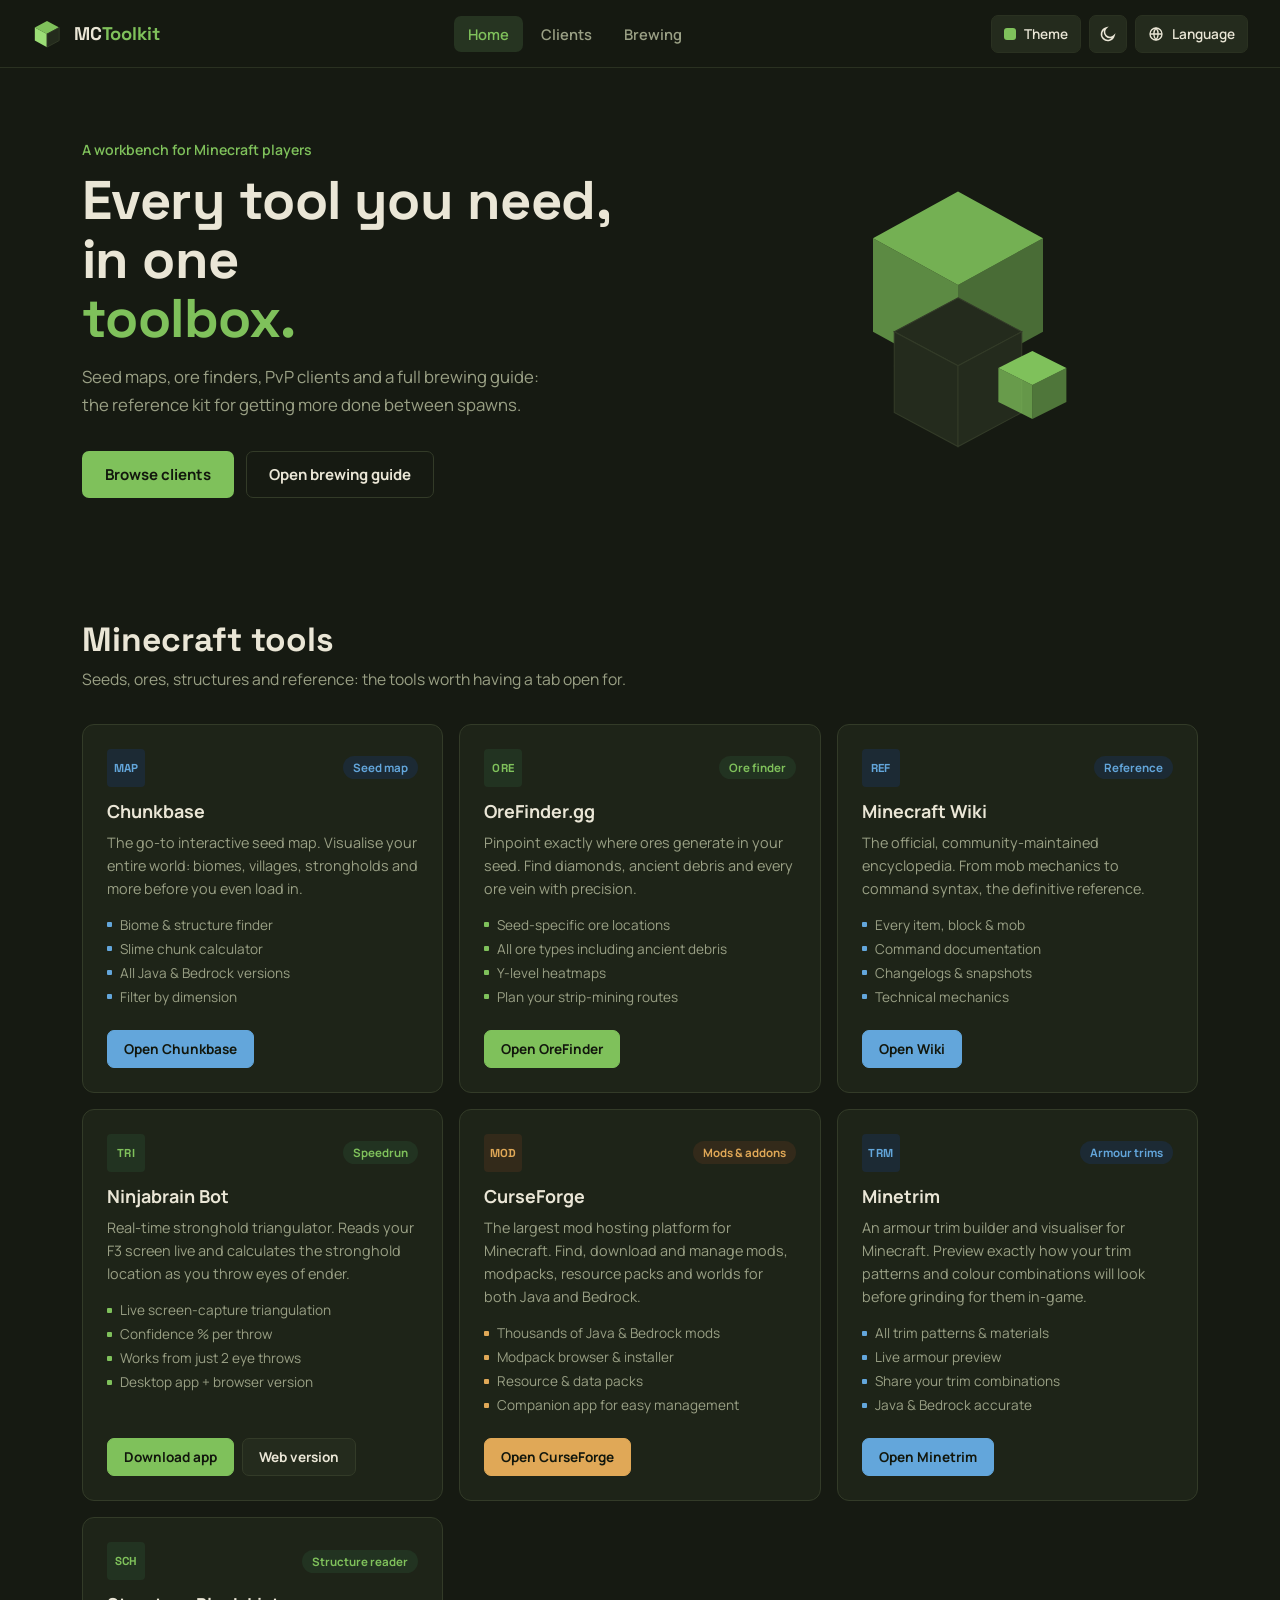
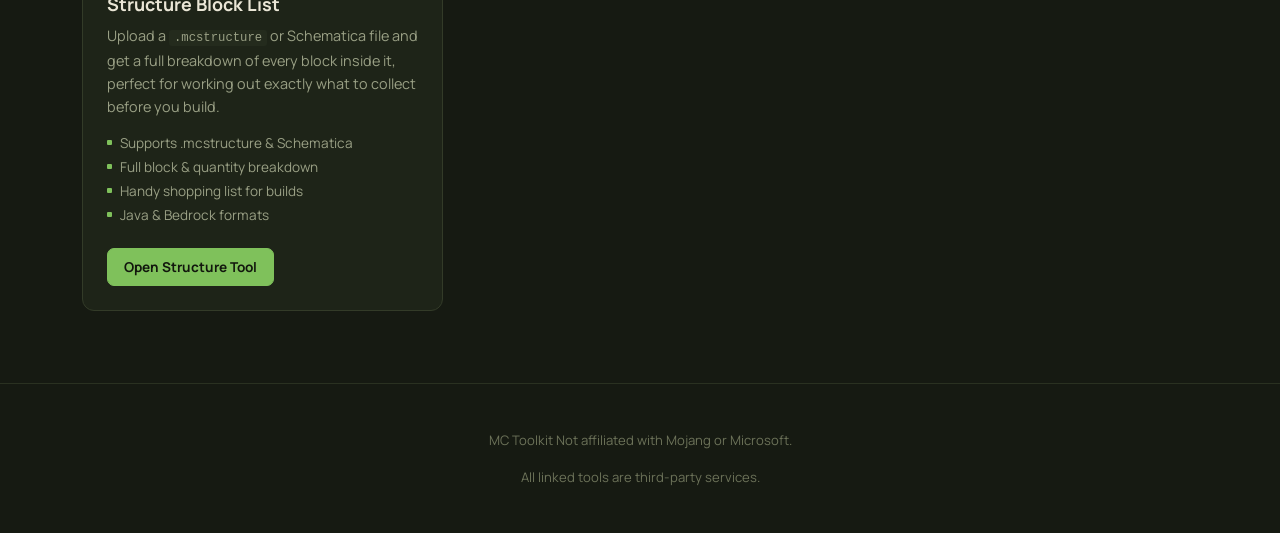
<file: index.html>
<!DOCTYPE html>
<html lang="en" data-theme="overworld" data-mode="dark" data-lang="en">
<head>
<meta charset="UTF-8">
<meta name="viewport" content="width=device-width, initial-scale=1.0">
<title>MC Toolkit</title>
<meta name="description" content="A curated toolbox for Minecraft players: seed maps, ore finders, PvP clients and a full interactive brewing guide.">
<link rel="stylesheet" href="assets/css/style.css">
<script>
  // Apply any saved theme/mode/language before first paint, so the page
  // never flashes the default palette and then swaps.
  (function () {
    try {
      var theme = localStorage.getItem('mctoolkit-theme');
      var mode = localStorage.getItem('mctoolkit-mode');
      var lang = localStorage.getItem('mctoolkit-lang');
      if (theme) document.documentElement.setAttribute('data-theme', theme);
      if (mode) document.documentElement.setAttribute('data-mode', mode);
      if (lang) document.documentElement.setAttribute('data-lang', lang);
    } catch (e) { /* storage unavailable, defaults stand */ }
  })();
</script>
</head>
<body>

<nav>
  <button class="nav-brand" onclick="showPage('home')">
    <svg class="brand-mark" viewBox="0 0 32 32" aria-hidden="true">
      <polygon class="c1" points="16,2 29,9 16,16 3,9" />
      <polygon class="c2" points="3,9 16,16 16,30 3,23" />
      <polygon class="c3" points="29,9 16,16 16,30 29,23" />
    </svg>
    <span class="brand-word">MC<b>Toolkit</b></span>
  </button>

  <ul class="nav-links">
    <li><button onclick="showPage('home')" id="nav-home" class="active" data-i18n="nav.home">Home</button></li>
    <li><button onclick="showPage('clients')" id="nav-clients" data-i18n="nav.clients">Clients</button></li>
    <li><button onclick="showPage('brewing')" id="nav-brewing" data-i18n="nav.brewing">Brewing</button></li>
  </ul>

  <div class="nav-right">
    <div class="control-group">
      <button class="swatch-btn" id="theme-trigger" aria-haspopup="menu">
        <span class="swatch-dot"></span><span class="swatch-label" data-i18n="controls.theme">Theme</span>
      </button>
      <div class="popover" id="theme-popover" role="menu" aria-label="Theme">
        <div id="theme-list"></div>
      </div>
    </div>

    <button class="icon-btn" id="mode-toggle" data-i18n-aria="controls.mode" aria-label="Toggle light/dark mode">
      <svg class="sun" viewBox="0 0 24 24" fill="none" stroke="currentColor" stroke-width="2"><circle cx="12" cy="12" r="4"/><path d="M12 2v2M12 20v2M4.9 4.9l1.4 1.4M17.7 17.7l1.4 1.4M2 12h2M20 12h2M4.9 19.1l1.4-1.4M17.7 6.3l1.4-1.4"/></svg>
      <svg class="moon" viewBox="0 0 24 24" fill="none" stroke="currentColor" stroke-width="2"><path d="M20 14.5A8.5 8.5 0 1 1 9.5 4a7 7 0 0 0 10.5 10.5Z"/></svg>
    </button>

    <div class="control-group">
      <button class="swatch-btn" id="lang-trigger" aria-haspopup="menu">
        <svg class="globe-icon" viewBox="0 0 24 24" fill="none" stroke="currentColor" stroke-width="2"><circle cx="12" cy="12" r="9"/><path d="M3 12h18M12 3a14 14 0 0 1 0 18M12 3a14 14 0 0 0 0 18"/></svg>
        <span class="lang-label" data-i18n="controls.language">Language</span>
      </button>
      <div class="popover" id="lang-popover" role="menu" aria-label="Language">
        <div id="lang-list"></div>
      </div>
    </div>

    <button class="nav-burger" onclick="toggleMobileNav()" aria-label="Toggle menu">
      <svg viewBox="0 0 24 24" fill="none" stroke="currentColor" stroke-width="2"><path d="M3 6h18M3 12h18M3 18h18"/></svg>
    </button>
  </div>
</nav>

<!-- ═══════════════ HOME PAGE ═══════════════ -->
<div class="page active" id="page-home">
  <div class="hero">
    <div class="hero-copy">
      <div class="hero-eyebrow" data-i18n="hero.eyebrow">A workbench for Minecraft players</div>
      <h1 class="hero-title">
        <span data-i18n="hero.title1">Every tool you need,</span>
        <span data-i18n="hero.title2">in one</span>
        <span data-i18n="hero.title3" style="color:var(--accent);">toolbox.</span>
      </h1>
      <p class="hero-sub" data-i18n="hero.sub">Seed maps, ore finders, PvP clients and a full brewing guide: the reference kit for getting more done between spawns.</p>
      <div class="hero-btns">
        <button class="btn btn-primary" onclick="showPage('clients')" data-i18n="hero.cta1">Browse clients</button>
        <button class="btn btn-ghost" onclick="showPage('brewing')" data-i18n="hero.cta2">Open brewing guide</button>
      </div>
    </div>
    <div class="hero-art">
      <svg viewBox="0 0 320 320" aria-hidden="true">
        <g opacity="0.9">
          <polygon points="160,40 240,84 160,128 80,84" fill="var(--tag-b)"/>
          <polygon points="80,84 160,128 160,216 80,172" fill="var(--tag-b)" opacity="0.75"/>
          <polygon points="240,84 160,128 160,216 240,172" fill="var(--tag-b)" opacity="0.55"/>
        </g>
        <g>
          <polygon points="160,140 220,172 160,204 100,172" fill="var(--surface-2)" stroke="var(--border)"/>
          <polygon points="100,172 160,204 160,280 100,248" fill="var(--surface-2)" stroke="var(--border)"/>
          <polygon points="220,172 160,204 160,280 220,248" fill="var(--surface-2)" stroke="var(--border)"/>
        </g>
        <g>
          <polygon points="230,190 262,206 230,222 198,206" fill="var(--accent)"/>
          <polygon points="198,206 230,222 230,254 198,238" fill="var(--accent)" opacity="0.75"/>
          <polygon points="262,206 230,222 230,254 262,238" fill="var(--accent)" opacity="0.55"/>
        </g>
      </svg>
    </div>
  </div>

  <div class="section-wrap">
    <h2 class="section-title" data-i18n="section.tools.title">Minecraft tools</h2>
    <p class="section-sub" data-i18n="section.tools.sub">Seeds, ores, structures and reference: the tools worth having a tab open for.</p>
    <div class="tools-grid">

      <div class="tool-card tag-a">
        <div class="tool-header"><div class="tool-icon">MAP</div><span class="tool-tag" data-i18n="tool.chunkbase.tag">Seed map</span></div>
        <div class="tool-name">Chunkbase</div>
        <div class="tool-desc" data-i18n="tool.chunkbase.desc">The go-to interactive seed map. Visualise your entire world: biomes, villages, strongholds and more before you even load in.</div>
        <ul class="tool-features"><li data-i18n="tool.chunkbase.f1">Biome &amp; structure finder</li><li data-i18n="tool.chunkbase.f2">Slime chunk calculator</li><li data-i18n="tool.chunkbase.f3">All Java &amp; Bedrock versions</li><li data-i18n="tool.chunkbase.f4">Filter by dimension</li></ul>
        <div class="tool-actions"><a href="https://www.chunkbase.com/apps/seed-map" target="_blank" rel="noopener" class="tool-btn solid" data-i18n="tool.chunkbase.btn1">Open Chunkbase</a></div>
      </div>

      <div class="tool-card">
        <div class="tool-header"><div class="tool-icon">ORE</div><span class="tool-tag" data-i18n="tool.orefinder.tag">Ore finder</span></div>
        <div class="tool-name">OreFinder.gg</div>
        <div class="tool-desc" data-i18n="tool.orefinder.desc">Pinpoint exactly where ores generate in your seed. Find diamonds, ancient debris and every ore vein with precision.</div>
        <ul class="tool-features"><li data-i18n="tool.orefinder.f1">Seed-specific ore locations</li><li data-i18n="tool.orefinder.f2">All ore types including ancient debris</li><li data-i18n="tool.orefinder.f3">Y-level heatmaps</li><li data-i18n="tool.orefinder.f4">Plan your strip-mining routes</li></ul>
        <div class="tool-actions"><a href="https://orefinder.gg" target="_blank" rel="noopener" class="tool-btn solid" data-i18n="tool.orefinder.btn1">Open OreFinder</a></div>
      </div>

      <div class="tool-card tag-a">
        <div class="tool-header"><div class="tool-icon">REF</div><span class="tool-tag" data-i18n="tool.wiki.tag">Reference</span></div>
        <div class="tool-name">Minecraft Wiki</div>
        <div class="tool-desc" data-i18n="tool.wiki.desc">The official, community-maintained encyclopedia. From mob mechanics to command syntax, the definitive reference.</div>
        <ul class="tool-features"><li data-i18n="tool.wiki.f1">Every item, block &amp; mob</li><li data-i18n="tool.wiki.f2">Command documentation</li><li data-i18n="tool.wiki.f3">Changelogs &amp; snapshots</li><li data-i18n="tool.wiki.f4">Technical mechanics</li></ul>
        <div class="tool-actions"><a href="https://minecraft.wiki/" target="_blank" rel="noopener" class="tool-btn solid" data-i18n="tool.wiki.btn1">Open Wiki</a></div>
      </div>

      <div class="tool-card">
        <div class="tool-header"><div class="tool-icon">TRI</div><span class="tool-tag" data-i18n="tool.ninjabrain.tag">Speedrun</span></div>
        <div class="tool-name">Ninjabrain Bot</div>
        <div class="tool-desc" data-i18n="tool.ninjabrain.desc">Real-time stronghold triangulator. Reads your F3 screen live and calculates the stronghold location as you throw eyes of ender.</div>
        <ul class="tool-features"><li data-i18n="tool.ninjabrain.f1">Live screen-capture triangulation</li><li data-i18n="tool.ninjabrain.f2">Confidence % per throw</li><li data-i18n="tool.ninjabrain.f3">Works from just 2 eye throws</li><li data-i18n="tool.ninjabrain.f4">Desktop app + browser version</li></ul>
        <div class="tool-actions">
          <a href="https://github.com/Ninjabrain1/Ninjabrain-Bot/releases/latest" target="_blank" rel="noopener" class="tool-btn solid" data-i18n="tool.ninjabrain.btn1">Download app</a>
          <a href="https://ninjabrainbot.com" target="_blank" rel="noopener" class="tool-btn" data-i18n="tool.ninjabrain.btn2">Web version</a>
        </div>
      </div>

      <div class="tool-card tag-c">
        <div class="tool-header"><div class="tool-icon">MOD</div><span class="tool-tag" data-i18n="tool.curseforge.tag">Mods &amp; addons</span></div>
        <div class="tool-name">CurseForge</div>
        <div class="tool-desc" data-i18n="tool.curseforge.desc">The largest mod hosting platform for Minecraft. Find, download and manage mods, modpacks, resource packs and worlds for both Java and Bedrock.</div>
        <ul class="tool-features"><li data-i18n="tool.curseforge.f1">Thousands of Java &amp; Bedrock mods</li><li data-i18n="tool.curseforge.f2">Modpack browser &amp; installer</li><li data-i18n="tool.curseforge.f3">Resource &amp; data packs</li><li data-i18n="tool.curseforge.f4">Companion app for easy management</li></ul>
        <div class="tool-actions"><a href="https://www.curseforge.com/minecraft" target="_blank" rel="noopener" class="tool-btn solid" data-i18n="tool.curseforge.btn1">Open CurseForge</a></div>
      </div>

      <div class="tool-card tag-a">
        <div class="tool-header"><div class="tool-icon">TRM</div><span class="tool-tag" data-i18n="tool.minetrim.tag">Armour trims</span></div>
        <div class="tool-name">Minetrim</div>
        <div class="tool-desc" data-i18n="tool.minetrim.desc">An armour trim builder and visualiser for Minecraft. Preview exactly how your trim patterns and colour combinations will look before grinding for them in-game.</div>
        <ul class="tool-features"><li data-i18n="tool.minetrim.f1">All trim patterns &amp; materials</li><li data-i18n="tool.minetrim.f2">Live armour preview</li><li data-i18n="tool.minetrim.f3">Share your trim combinations</li><li data-i18n="tool.minetrim.f4">Java &amp; Bedrock accurate</li></ul>
        <div class="tool-actions"><a href="https://minetrim.com" target="_blank" rel="noopener" class="tool-btn solid" data-i18n="tool.minetrim.btn1">Open Minetrim</a></div>
      </div>

      <div class="tool-card">
        <div class="tool-header"><div class="tool-icon">SCH</div><span class="tool-tag" data-i18n="tool.structuretool.tag">Structure reader</span></div>
        <div class="tool-name">Structure Block List</div>
        <div class="tool-desc" data-i18n-html="tool.structuretool.desc">Upload a <code>.mcstructure</code> or Schematica file and get a full breakdown of every block inside it, perfect for working out exactly what to collect before you build.</div>
        <ul class="tool-features"><li data-i18n="tool.structuretool.f1">Supports .mcstructure &amp; Schematica</li><li data-i18n="tool.structuretool.f2">Full block &amp; quantity breakdown</li><li data-i18n="tool.structuretool.f3">Handy shopping list for builds</li><li data-i18n="tool.structuretool.f4">Java &amp; Bedrock formats</li></ul>
        <div class="tool-actions"><a href="https://structure.mygen.co.uk" target="_blank" rel="noopener" class="tool-btn solid" data-i18n="tool.structuretool.btn1">Open Structure Tool</a></div>
      </div>

    </div>
  </div>

  <footer>
    <p>MC Toolkit <span data-i18n="footer.disclaimer">Not affiliated with Mojang or Microsoft.</span></p>
    <p data-i18n="footer.tools">All linked tools are third-party services.</p>
  </footer>
</div>

<!-- ═══════════════ CLIENTS PAGE ═══════════════ -->
<div class="page" id="page-clients">
  <div class="section-wrap">
    <h2 class="section-title" data-i18n="section.clients.title">Minecraft clients</h2>
    <p class="section-sub" data-i18n="section.clients.sub">Performance clients, PvP optimisers and community launchers for Java and Bedrock.</p>

    <div class="tools-grid">

      <div class="tool-card">
        <div class="tool-header"><div class="tool-icon">FTH</div><span class="tool-tag" data-i18n="client.feather.tag">Java client</span></div>
        <div class="tool-name">Feather Client</div>
        <div class="tool-desc" data-i18n="client.feather.desc">A sleek, all-in-one Java Edition client with built-in mod support, FPS boosting and a polished HUD customiser. No more juggling Forge and Fabric separately.</div>
        <ul class="tool-features"><li data-i18n="client.feather.f1">Built-in mod marketplace</li><li data-i18n="client.feather.f2">FPS optimisation &amp; render tweaks</li><li data-i18n="client.feather.f3">Custom HUD &amp; cosmetics</li><li data-i18n="client.feather.f4">Supports Forge &amp; Fabric mods</li><li data-i18n="client.feather.f5">Java Edition only</li></ul>
        <div class="tool-actions">
          <a href="https://feathermc.com" target="_blank" rel="noopener" class="tool-btn solid" data-i18n="client.feather.btn1">Download Feather</a>
          <a href="https://feathermc.com" target="_blank" rel="noopener" class="tool-btn" data-i18n="client.feather.btn2">Website</a>
        </div>
      </div>

      <div class="tool-card tag-a">
        <div class="tool-header"><div class="tool-icon">LNR</div><span class="tool-tag" data-i18n="client.lunar.tag">Java client</span></div>
        <div class="tool-name">Lunar Client</div>
        <div class="tool-desc" data-i18n="client.lunar.desc">One of the most popular Java clients in the community. Lightweight, fast, and packed with mods and cosmetics out of the box. Widely used on servers like Hypixel.</div>
        <ul class="tool-features"><li data-i18n="client.lunar.f1">Significant FPS improvements</li><li data-i18n="client.lunar.f2">Built-in mods (Optifine, Keystrokes, etc.)</li><li data-i18n="client.lunar.f3">Cosmetics &amp; capes</li><li data-i18n="client.lunar.f4">Server-side mod restrictions respected</li><li data-i18n="client.lunar.f5">Java Edition only</li></ul>
        <div class="tool-actions"><a href="https://www.lunarclient.com" target="_blank" rel="noopener" class="tool-btn solid" data-i18n="client.lunar.btn1">Download Lunar</a></div>
      </div>

      <div class="tool-card tag-c">
        <div class="tool-header"><div class="tool-icon">ODR</div><span class="tool-tag" data-i18n="client.oderso.tag">Bedrock client</span></div>
        <div class="tool-name">Oderso Client</div>
        <div class="tool-desc" data-i18n="client.oderso.desc">A Bedrock Edition PvP client built for competitive play. Optimised for crystal PvP, sword fighting and server performance on Bedrock platforms.</div>
        <ul class="tool-features"><li data-i18n="client.oderso.f1">Crystal PvP optimisations</li><li data-i18n="client.oderso.f2">Reach &amp; hitbox adjustments</li><li data-i18n="client.oderso.f3">FPS &amp; network performance</li><li data-i18n="client.oderso.f4">Custom animations</li><li data-i18n="client.oderso.f5">Bedrock Edition only</li></ul>
        <div class="tool-actions"><a href="https://discord.com/invite/oderso" target="_blank" rel="noopener" class="tool-btn solid" data-i18n="client.oderso.btn1">Join Discord</a></div>
      </div>

      <div class="tool-card">
        <div class="tool-header"><div class="tool-icon">FLR</div><span class="tool-tag" data-i18n="client.flarial.tag">Bedrock client</span></div>
        <div class="tool-name">Flarial Client</div>
        <div class="tool-desc" data-i18n="client.flarial.desc">A feature-rich Bedrock Edition client focused on performance and PvP. Known for its clean UI, module system and active development community.</div>
        <ul class="tool-features"><li data-i18n="client.flarial.f1">Modular feature system</li><li data-i18n="client.flarial.f2">PvP &amp; movement optimisations</li><li data-i18n="client.flarial.f3">Custom HUD &amp; click GUI</li><li data-i18n="client.flarial.f4">Active development &amp; updates</li><li data-i18n="client.flarial.f5">Bedrock Edition only</li></ul>
        <div class="tool-actions"><a href="https://flarial.xyz" target="_blank" rel="noopener" class="tool-btn solid" data-i18n="client.flarial.btn1">Download Flarial</a></div>
      </div>

      <div class="tool-card tag-a">
        <div class="tool-header"><div class="tool-icon">BLB</div><span class="tool-tag" data-i18n="client.blueberry.tag">Bedrock client</span></div>
        <div class="tool-name">Blueberry Client</div>
        <div class="tool-desc" data-i18n="client.blueberry.desc">A modular Bedrock Edition client built for speed: FPS boosting, replay recording, pack switching, cosmetics and proximity chat all in one launcher.</div>
        <ul class="tool-features"><li data-i18n="client.blueberry.f1">FPS boost &amp; replay recording</li><li data-i18n="client.blueberry.f2">Pack switcher &amp; cosmetics</li><li data-i18n="client.blueberry.f3">Proximity chat</li><li data-i18n="client.blueberry.f4">Bedrock Edition only</li></ul>
        <div class="beta-note" data-i18n="client.blueberry.beta">Beta: Blueberry Client is still in beta testing. Expect bugs and frequent changes, use with care.</div>
        <div class="tool-actions"><a href="https://blueberryclient.com" target="_blank" rel="noopener" class="tool-btn" data-i18n="client.blueberry.btn1">Website</a></div>
      </div>

    </div>

    <div class="callout" data-i18n="footer.clients">Use third-party clients at your own risk: check your server’s rules before installing one.</div>
  </div>
  <footer>
    <p>MC Toolkit <span data-i18n="footer.disclaimer">Not affiliated with Mojang or Microsoft.</span></p>
  </footer>
</div>

<!-- ═══════════════ BREWING PAGE ═══════════════ -->
<div class="page" id="page-brewing">
  <div class="brew-page-wrap">
    <h2 class="section-title" data-i18n="section.brewing.title">Brewing guide</h2>
    <p class="section-sub" data-i18n="section.brewing.sub">Pick a potion to see the full recipe, then choose its type and duration.</p>

    <div class="cat-filters" id="cat-filters"></div>
    <div class="potion-grid" id="potion-grid"></div>

    <div class="brew-detail" id="brew-detail">
      <button class="brew-close" onclick="closeDetail()">✕ Close</button>
      <div class="brew-type-bar" id="brew-type-bar"></div>
      <div class="brew-variants" id="brew-variants"></div>
      <div class="brew-recipe" id="brew-recipe"></div>
      <div class="brew-ingredients" id="brew-ingredients"></div>
      <div class="brew-note" id="brew-note" style="display:none;"></div>
    </div>

    <div class="brew-game-divider">
      <h2 class="section-title" data-i18n="section.brewgame.title">Brew it yourself</h2>
      <p class="section-sub" data-i18n="section.brewgame.sub" style="margin-bottom:0;">Work the stand yourself: fill bottles, then add ingredients in order, just like in-game.</p>
    </div>

    <div class="brew-game">
      <div class="brew-game-top">
        <p class="brew-game-desc" data-i18n="brewgame.desc">Get the sequence wrong and the brew fizzles out.</p>
        <div class="brew-game-btns">
          <button class="btn btn-primary btn-sm" id="brew-fill-btn" onclick="brewFillBottles()" data-i18n="brewing.fill">Fill water bottles</button>
          <button class="btn btn-ghost btn-sm" onclick="brewReset()" data-i18n="brewing.reset">Reset stand</button>
        </div>
      </div>

      <div class="brew-stand" id="brew-stand"></div>
      <div class="brew-msg idle" id="brew-msg" data-i18n="brewgame.idle">Fill the bottles with water to begin brewing.</div>

      <div class="brew-ing-palette-label" data-i18n="brewing.ingredients">Ingredients: add in order</div>
      <div class="brew-ing-palette" id="brew-ing-palette"></div>

      <div class="brew-log" id="brew-log"></div>
    </div>
  </div>
  <footer>
    <p>MC Toolkit <span data-i18n="footer.disclaimer">Not affiliated with Mojang or Microsoft.</span></p>
  </footer>
</div>

<script src="assets/js/data.js"></script>
<script src="assets/js/router.js"></script>
<script src="assets/js/theme.js"></script>
<script src="assets/js/i18n.js"></script>
<script src="assets/js/ui.js"></script>
<script src="assets/js/brew.js"></script>
</body>
</html>
</file>
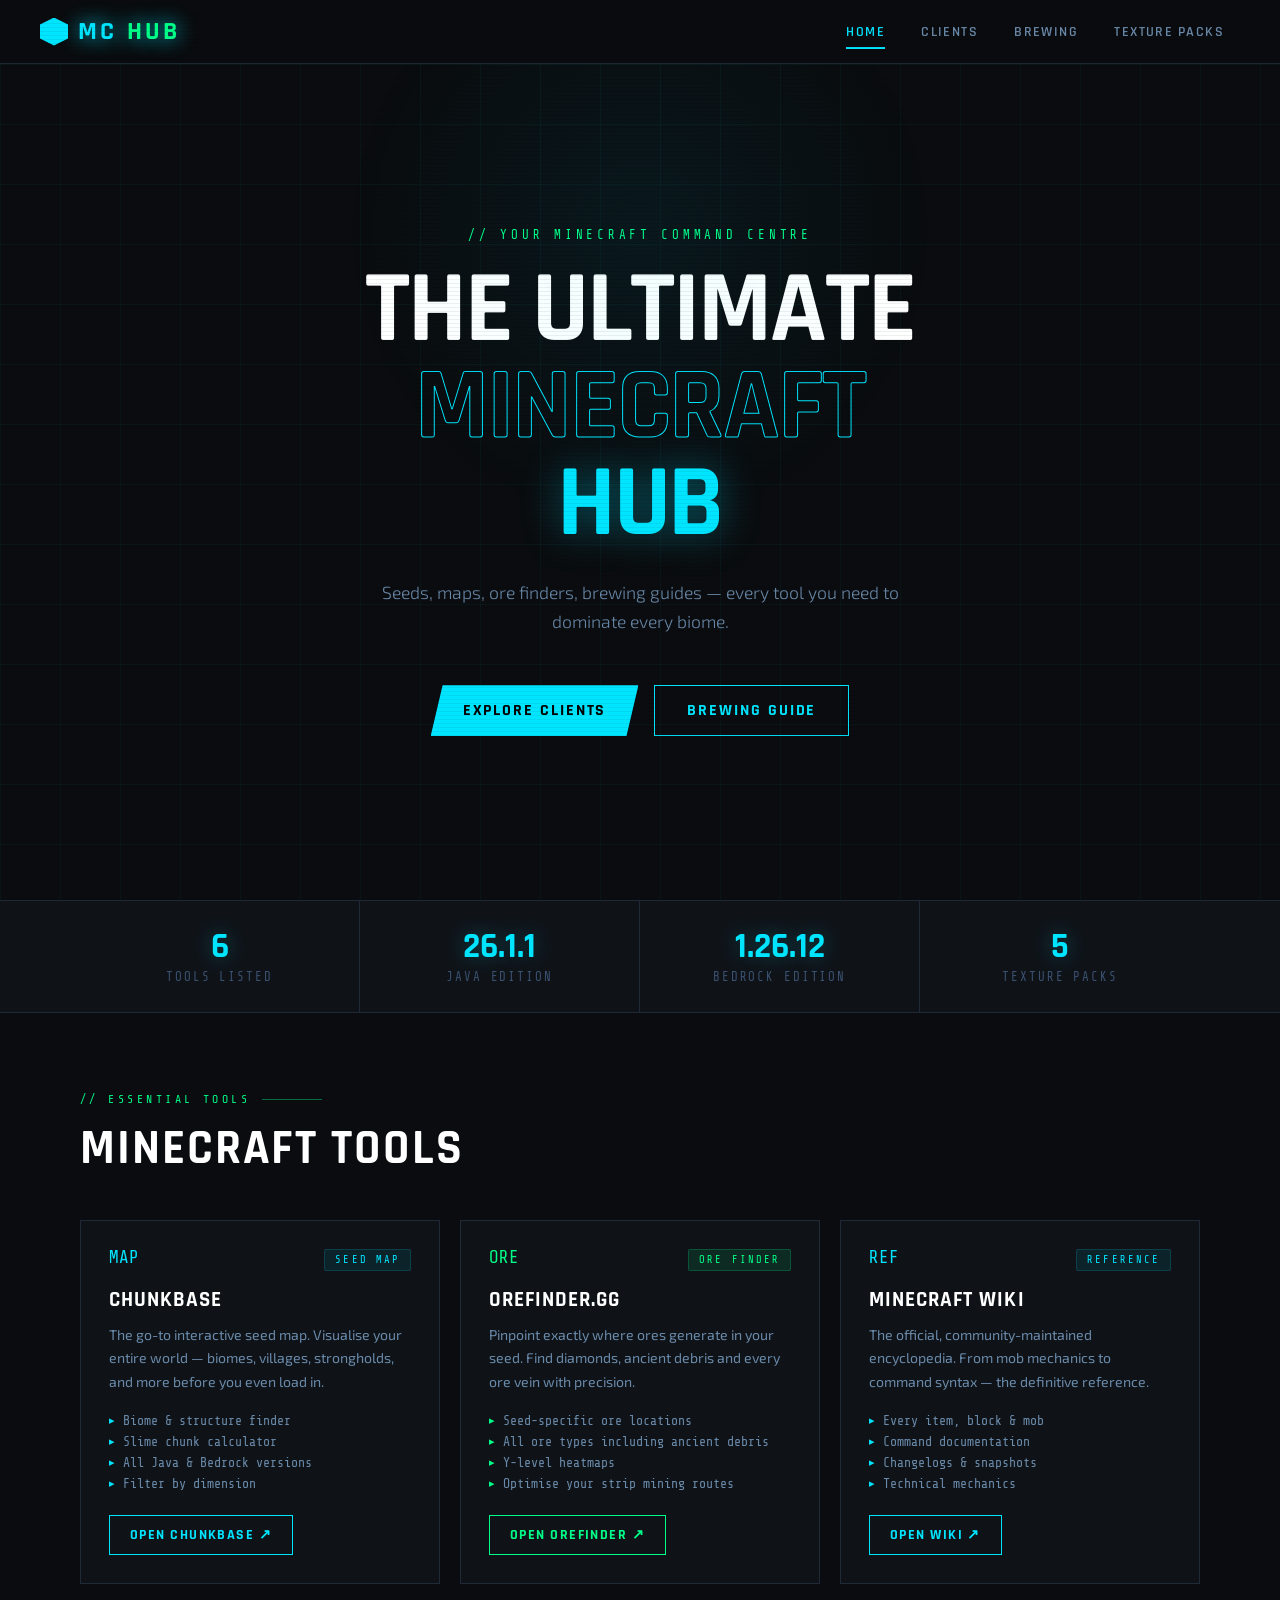
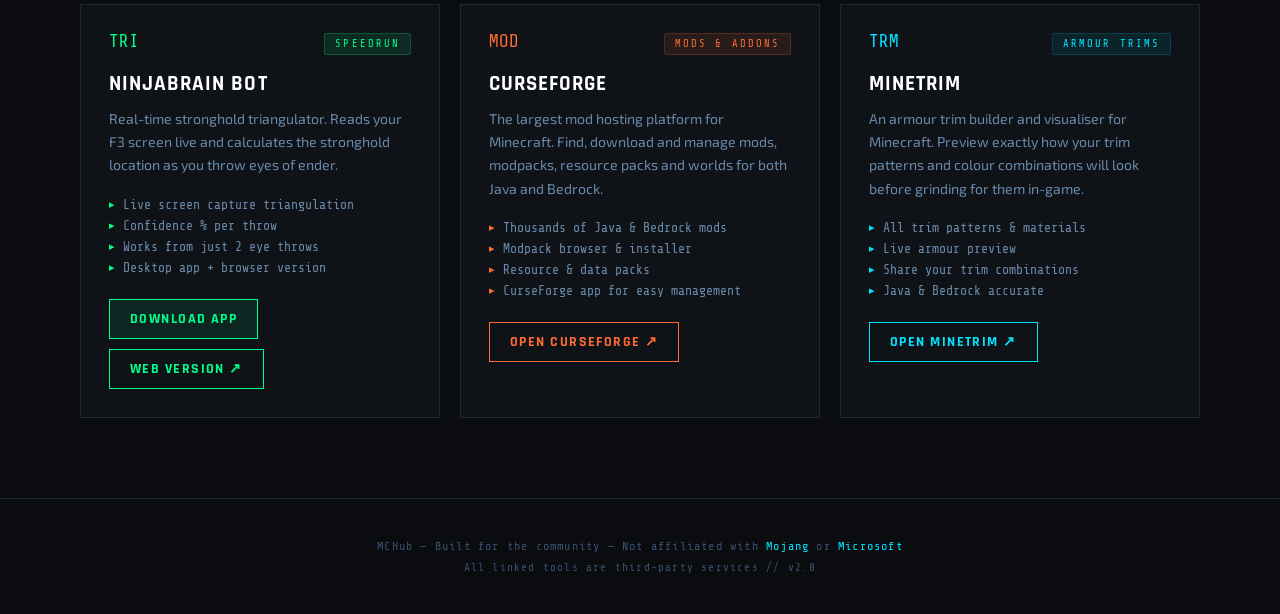
<file: Minecraft Hub/Mchub.html>
<!DOCTYPE html>
<html lang="en">
<head>
<meta charset="UTF-8">
<meta name="viewport" content="width=device-width, initial-scale=1.0">
<title>MCHub</title>
<link href="https://fonts.googleapis.com/css2?family=Rajdhani:wght@400;500;600;700&family=Share+Tech+Mono&family=Exo+2:wght@300;400;600;800&display=swap" rel="stylesheet">
<style>
:root {
  --bg:#0a0c0f; --bg2:#0f1318; --bg3:#161c24;
  --border:#1e2a38; --border2:#243040;
  --accent:#00e5ff; --accent2:#00ff88; --accent3:#ff6b35;
  --text:#c8d8e8; --text2:#6a8aaa; --text3:#3a5070;
}
*{margin:0;padding:0;box-sizing:border-box;}
html{scroll-behavior:smooth;}
body{background:var(--bg);color:var(--text);font-family:"Exo 2",sans-serif;overflow-x:hidden;}
body::before{content:"";position:fixed;inset:0;background:repeating-linear-gradient(to bottom,transparent 0px,transparent 3px,rgba(0,0,0,0.06) 3px,rgba(0,0,0,0.06) 4px);pointer-events:none;z-index:9999;}

/* NAV */
nav{position:fixed;top:0;left:0;right:0;z-index:100;display:flex;align-items:center;justify-content:space-between;padding:0 40px;height:64px;background:rgba(10,12,15,0.9);backdrop-filter:blur(16px);border-bottom:1px solid var(--border);}
.nav-logo{font-family:"Rajdhani",sans-serif;font-size:1.6rem;font-weight:700;letter-spacing:0.12em;color:var(--accent);text-shadow:0 0 20px var(--accent);text-transform:uppercase;display:flex;align-items:center;gap:10px;cursor:pointer;}
.nav-logo span{color:var(--accent2);}
.logo-icon{width:28px;height:28px;background:var(--accent);display:inline-block;clip-path:polygon(50% 0%,100% 25%,100% 75%,50% 100%,0% 75%,0% 25%);animation:logoPulse 3s ease-in-out infinite;}
@keyframes logoPulse{0%,100%{box-shadow:0 0 10px var(--accent);}50%{box-shadow:0 0 24px var(--accent),0 0 48px var(--accent);opacity:0.8;}}
.nav-links{display:flex;gap:4px;list-style:none;}
.nav-links button{color:var(--text2);background:transparent;border:none;font-family:"Rajdhani",sans-serif;font-weight:600;font-size:0.9rem;letter-spacing:0.1em;text-transform:uppercase;cursor:pointer;padding:8px 16px;transition:color 0.2s;position:relative;}
.nav-links button::after{content:"";position:absolute;bottom:0;left:16px;right:16px;height:2px;background:var(--accent);transform:scaleX(0);transition:transform 0.2s;}
.nav-links button:hover,.nav-links button.active{color:var(--accent);}
.nav-links button.active::after{transform:scaleX(1);}

/* PAGES */
.page{display:none;min-height:100vh;padding-top:64px;}
.page.active{display:block;}

/* HERO */
.hero{min-height:calc(100vh - 64px);display:flex;flex-direction:column;align-items:center;justify-content:center;text-align:center;padding:60px 40px;position:relative;overflow:hidden;}
.hero::before{content:"";position:absolute;inset:0;background-image:linear-gradient(rgba(0,229,255,0.04) 1px,transparent 1px),linear-gradient(90deg,rgba(0,229,255,0.04) 1px,transparent 1px);background-size:60px 60px;animation:gridDrift 20s linear infinite;}
@keyframes gridDrift{from{background-position:0 0;}to{background-position:60px 60px;}}
.hero::after{content:"";position:absolute;top:20%;left:50%;transform:translate(-50%,-50%);width:600px;height:600px;background:radial-gradient(circle,rgba(0,229,255,0.06) 0%,transparent 70%);pointer-events:none;}
.hero-eyebrow{font-family:"Share Tech Mono",monospace;font-size:0.78rem;letter-spacing:0.3em;color:var(--accent2);text-transform:uppercase;margin-bottom:20px;animation:fadeUp 0.6s ease forwards 0.2s;opacity:0;}
.hero-title{font-family:"Rajdhani",sans-serif;font-size:clamp(3rem,8vw,7rem);font-weight:700;line-height:0.95;letter-spacing:-0.02em;text-transform:uppercase;margin-bottom:24px;animation:fadeUp 0.6s ease forwards 0.35s;opacity:0;}
.hero-title .line1{color:#fff;display:block;}
.hero-title .line2{color:transparent;-webkit-text-stroke:1px var(--accent);display:block;}
.hero-title .line3{color:var(--accent);display:block;text-shadow:0 0 40px rgba(0,229,255,0.4);}
.hero-sub{font-size:1.1rem;color:var(--text2);max-width:520px;line-height:1.7;margin-bottom:48px;font-weight:300;animation:fadeUp 0.6s ease forwards 0.5s;opacity:0;}
.hero-btns{display:flex;gap:16px;flex-wrap:wrap;justify-content:center;animation:fadeUp 0.6s ease forwards 0.65s;opacity:0;}
@keyframes fadeUp{from{opacity:0;transform:translateY(24px);}to{opacity:1;transform:translateY(0);}}

/* STATS BAR */
.stats-bar{border-top:1px solid var(--border);border-bottom:1px solid var(--border);background:var(--bg2);}
.stats-bar-inner{max-width:1200px;margin:0 auto;display:grid;grid-template-columns:repeat(4,1fr);padding:0 40px;}
.stat{padding:28px 20px;border-right:1px solid var(--border);text-align:center;}
.stat:last-child{border-right:none;}
.stat-num{font-family:"Rajdhani",sans-serif;font-size:2.2rem;font-weight:700;color:var(--accent);text-shadow:0 0 20px rgba(0,229,255,0.3);line-height:1;}
.stat-label{font-size:0.78rem;color:var(--text3);letter-spacing:0.15em;text-transform:uppercase;margin-top:6px;font-family:"Share Tech Mono",monospace;}

/* BUTTONS */
.btn{display:inline-flex;align-items:center;gap:8px;padding:14px 32px;font-family:"Rajdhani",sans-serif;font-size:1rem;font-weight:700;letter-spacing:0.12em;text-transform:uppercase;text-decoration:none;border:none;cursor:pointer;transition:all 0.2s;clip-path:polygon(12px 0%,100% 0%,calc(100% - 12px) 100%,0% 100%);}
.btn-primary{background:var(--accent);color:#000;}
.btn-primary:hover{background:#fff;box-shadow:0 0 30px rgba(0,229,255,0.5);transform:translateY(-2px);}
.btn-ghost{background:transparent;color:var(--accent);border:1px solid var(--accent);clip-path:none;}
.btn-ghost:hover{background:rgba(0,229,255,0.08);transform:translateY(-2px);}

/* SECTION */
.section-wrap{max-width:1200px;margin:0 auto;padding:80px 40px;}
.section-label{font-family:"Share Tech Mono",monospace;font-size:0.72rem;letter-spacing:0.3em;color:var(--accent2);text-transform:uppercase;margin-bottom:12px;display:flex;align-items:center;gap:12px;}
.section-label::after{content:"";flex:1;max-width:60px;height:1px;background:var(--accent2);opacity:0.4;}
.section-title{font-family:"Rajdhani",sans-serif;font-size:clamp(1.8rem,4vw,3rem);font-weight:700;text-transform:uppercase;letter-spacing:0.04em;margin-bottom:40px;color:#fff;}

/* TOOL CARDS */
.tools-grid{display:grid;grid-template-columns:repeat(auto-fill,minmax(340px,1fr));gap:20px;}
.tool-card{background:var(--bg2);border:1px solid var(--border);padding:28px;position:relative;overflow:hidden;transition:border-color 0.2s,transform 0.2s;}
.tool-card::before{content:"";position:absolute;top:0;left:0;right:0;height:2px;background:linear-gradient(90deg,transparent,var(--accent),transparent);opacity:0;transition:opacity 0.2s;}
.tool-card:hover{border-color:var(--border2);transform:translateY(-3px);box-shadow:0 12px 40px rgba(0,0,0,0.4);}
.tool-card:hover::before{opacity:1;}
.tool-card.green::before{background:linear-gradient(90deg,transparent,var(--accent2),transparent);}
.tool-card.green:hover{border-color:rgba(0,255,136,0.2);}
.tool-card.green .tool-tag{background:rgba(0,255,136,0.1);color:var(--accent2);border-color:rgba(0,255,136,0.2);}
.tool-card.green .tool-btn{color:var(--accent2);border-color:var(--accent2);}
.tool-card.green .tool-features li::before{color:var(--accent2);}
.tool-card.orange::before{background:linear-gradient(90deg,transparent,var(--accent3),transparent);}
.tool-card.orange:hover{border-color:rgba(255,107,53,0.2);}
.tool-card.orange .tool-tag{background:rgba(255,107,53,0.1);color:var(--accent3);border-color:rgba(255,107,53,0.2);}
.tool-card.orange .tool-btn{color:var(--accent3);border-color:var(--accent3);}
.tool-card.orange .tool-features li::before{color:var(--accent3);}
.tool-header{display:flex;align-items:flex-start;justify-content:space-between;margin-bottom:16px;}
.tool-icon{font-size:2rem;color:var(--accent);line-height:1;}
.tool-tag{font-family:"Share Tech Mono",monospace;font-size:0.65rem;letter-spacing:0.2em;text-transform:uppercase;padding:4px 10px;background:rgba(0,229,255,0.08);border:1px solid rgba(0,229,255,0.15);color:var(--accent);border-radius:2px;}
.tool-name{font-family:"Rajdhani",sans-serif;font-size:1.3rem;font-weight:700;color:#fff;letter-spacing:0.05em;text-transform:uppercase;margin-bottom:10px;}
.tool-desc{font-size:0.88rem;color:var(--text2);line-height:1.65;margin-bottom:20px;}
.tool-features{list-style:none;margin-bottom:24px;display:flex;flex-direction:column;gap:6px;}
.tool-features li{font-size:0.82rem;color:var(--text2);display:flex;align-items:center;gap:8px;font-family:"Share Tech Mono",monospace;}
.tool-features li::before{content:"▸";color:var(--accent);font-size:0.7rem;}
.tool-btn{display:inline-flex;align-items:center;gap:8px;padding:10px 20px;font-family:"Rajdhani",sans-serif;font-size:0.9rem;font-weight:700;letter-spacing:0.1em;text-transform:uppercase;text-decoration:none;background:transparent;border:1px solid var(--accent);color:var(--accent);cursor:pointer;transition:all 0.2s;}
.tool-btn:hover{background:rgba(0,229,255,0.08);box-shadow:0 0 20px rgba(0,229,255,0.2);}

/* ─── BREWING PAGE ─── */
.brew-page-wrap{max-width:1200px;margin:0 auto;padding:80px 40px;}

/* category filter */
.cat-filters{display:flex;gap:8px;flex-wrap:wrap;margin-bottom:32px;}
.cat-btn{padding:7px 18px;font-family:"Rajdhani",sans-serif;font-weight:600;font-size:0.85rem;letter-spacing:0.1em;text-transform:uppercase;background:transparent;border:1px solid var(--border2);color:var(--text2);cursor:pointer;transition:all 0.2s;}
.cat-btn:hover,.cat-btn.active{border-color:var(--accent);color:var(--accent);background:rgba(0,229,255,0.06);}

/* potion selector grid */
.potion-grid{display:grid;grid-template-columns:repeat(auto-fill,minmax(120px,1fr));gap:10px;margin-bottom:40px;}
.potion-btn{display:flex;flex-direction:column;align-items:center;justify-content:flex-start;gap:6px;padding:14px 8px 12px;background:var(--bg2);border:1px solid var(--border);cursor:pointer;transition:all 0.2s;text-align:center;position:relative;}
.potion-btn img{width:40px;height:40px;image-rendering:pixelated;}
.potion-btn .pb-name{font-family:"Rajdhani",sans-serif;font-weight:600;font-size:0.75rem;letter-spacing:0.04em;text-transform:uppercase;color:var(--text);line-height:1.2;}
.potion-btn .pb-cat{font-family:"Share Tech Mono",monospace;font-size:0.58rem;color:var(--text3);letter-spacing:0.08em;margin-top:2px;}
.potion-btn:hover{border-color:var(--border2);background:var(--bg3);transform:translateY(-2px);}
.potion-btn.active{border-color:var(--accent);background:rgba(0,229,255,0.06);}
.potion-btn.hidden{display:none;}

/* detail panel - slides down */
.brew-detail{display:none;background:var(--bg2);border:1px solid var(--accent);padding:0;position:relative;margin-bottom:32px;animation:slideDown 0.3s ease;}
@keyframes slideDown{from{opacity:0;transform:translateY(-8px);}to{opacity:1;transform:translateY(0);}}
.brew-detail.open{display:block;}
.brew-detail-top{position:absolute;top:0;left:0;right:0;height:2px;background:linear-gradient(90deg,transparent,var(--accent),transparent);}

/* type selector */
.brew-type-bar{display:flex;border-bottom:1px solid var(--border);padding:0 32px;}
.brew-type-tab{padding:16px 24px;font-family:"Rajdhani",sans-serif;font-weight:700;font-size:0.9rem;letter-spacing:0.1em;text-transform:uppercase;background:transparent;border:none;color:var(--text2);cursor:pointer;border-bottom:2px solid transparent;margin-bottom:-1px;transition:all 0.2s;display:flex;align-items:center;gap:8px;}
.brew-type-tab img{width:24px;height:24px;image-rendering:pixelated;}
.brew-type-tab.active{color:var(--accent);border-bottom-color:var(--accent);}

/* variant selector */
.brew-variants{display:flex;gap:8px;padding:24px 32px 0;flex-wrap:wrap;}
.brew-variant-btn{padding:8px 20px;font-family:"Rajdhani",sans-serif;font-weight:700;font-size:0.82rem;letter-spacing:0.1em;text-transform:uppercase;background:transparent;border:1px solid var(--border2);color:var(--text2);cursor:pointer;transition:all 0.2s;}
.brew-variant-btn.active{border-color:var(--accent2);color:var(--accent2);background:rgba(0,255,136,0.06);}
.brew-variant-btn:hover:not(.active){border-color:var(--border);color:var(--text);}

/* recipe area */
.brew-recipe{padding:24px 32px 32px;display:flex;gap:40px;align-items:flex-start;flex-wrap:wrap;}
.brew-recipe-left{flex:0 0 auto;}
.brew-result-display{display:flex;flex-direction:column;align-items:center;gap:8px;padding:20px;background:var(--bg3);border:1px solid var(--border);min-width:160px;}
.brew-result-display img{width:64px;height:64px;image-rendering:pixelated;}
.brew-result-name{font-family:"Rajdhani",sans-serif;font-weight:700;font-size:0.9rem;text-transform:uppercase;color:#fff;text-align:center;letter-spacing:0.05em;}
.brew-result-stats{font-family:"Share Tech Mono",monospace;font-size:0.7rem;color:var(--accent2);text-align:center;margin-top:4px;}

.brew-recipe-right{flex:1;min-width:280px;}
.brew-steps-label{font-family:"Share Tech Mono",monospace;font-size:0.7rem;color:var(--accent2);letter-spacing:0.2em;text-transform:uppercase;margin-bottom:16px;}
.brew-steps{display:flex;flex-direction:column;gap:10px;}
.brew-step{display:flex;align-items:center;gap:12px;padding:12px 16px;background:var(--bg3);border:1px solid var(--border);animation:fadeUp 0.3s ease forwards;opacity:0;}
.brew-step-num{width:28px;height:28px;border-radius:50%;background:rgba(0,229,255,0.1);border:1px solid var(--accent);color:var(--accent);font-family:"Rajdhani",sans-serif;font-weight:700;font-size:0.9rem;display:flex;align-items:center;justify-content:center;flex-shrink:0;}
.brew-step img{width:32px;height:32px;image-rendering:pixelated;flex-shrink:0;}
.brew-step-info{flex:1;}
.brew-step-action{font-family:"Share Tech Mono",monospace;font-size:0.65rem;color:var(--accent2);letter-spacing:0.15em;text-transform:uppercase;}
.brew-step-ingredient{font-family:"Rajdhani",sans-serif;font-weight:600;font-size:0.95rem;color:#fff;text-transform:uppercase;letter-spacing:0.04em;}
.brew-step-yields{font-size:0.75rem;color:var(--text2);margin-top:2px;}
.brew-step-arrow{color:var(--text3);font-size:1rem;flex-shrink:0;}
.brew-step-result img{width:28px;height:28px;image-rendering:pixelated;}

/* ingredients summary */
.brew-ingredients{padding:0 32px 32px;}
.brew-ing-label{font-family:"Share Tech Mono",monospace;font-size:0.7rem;color:var(--text3);letter-spacing:0.2em;text-transform:uppercase;margin-bottom:12px;}
.brew-ing-list{display:flex;gap:12px;flex-wrap:wrap;}
.brew-ing-item{display:flex;align-items:center;gap:8px;padding:10px 14px;background:var(--bg3);border:1px solid var(--border);}
.brew-ing-item img{width:28px;height:28px;image-rendering:pixelated;}
.brew-ing-item span{font-family:"Rajdhani",sans-serif;font-weight:600;font-size:0.85rem;text-transform:uppercase;color:var(--text);}
.brew-note{margin:0 32px 24px;padding:12px 16px;background:rgba(0,229,255,0.05);border-left:2px solid var(--accent);font-family:"Share Tech Mono",monospace;font-size:0.75rem;color:var(--text2);letter-spacing:0.05em;}

.brew-close{position:absolute;top:16px;right:16px;background:transparent;border:1px solid var(--border2);color:var(--text2);font-family:"Rajdhani",sans-serif;font-size:0.8rem;font-weight:700;letter-spacing:0.1em;padding:6px 14px;cursor:pointer;transition:all 0.2s;z-index:2;}
.brew-close:hover{border-color:var(--accent);color:var(--accent);}

/* FOOTER */
footer{border-top:1px solid var(--border);padding:40px;text-align:center;color:var(--text3);font-family:"Share Tech Mono",monospace;font-size:0.75rem;letter-spacing:0.1em;}
footer span{color:var(--accent);}

::-webkit-scrollbar{width:6px;}
::-webkit-scrollbar-track{background:var(--bg);}
::-webkit-scrollbar-thumb{background:var(--border2);}
::-webkit-scrollbar-thumb:hover{background:var(--accent);}

@media(max-width:768px){
  nav{padding:0 16px;}
  .nav-links button{padding:6px 10px;font-size:0.78rem;}
  .stats-bar-inner{grid-template-columns:repeat(2,1fr);padding:0 20px;}
  .stat:nth-child(2){border-right:none;}
  .section-wrap,.brew-page-wrap{padding:60px 20px;}
  .brew-recipe{flex-direction:column;}
  .tools-grid{grid-template-columns:1fr;}
  .brew-type-bar{padding:0 16px;overflow-x:auto;}
  .brew-recipe,.brew-variants,.brew-ingredients,.brew-note{padding-left:16px;padding-right:16px;}
}
</style>
</head>
<body>

<nav>
  <div class="nav-logo" onclick="showPage('home')">
    <div class="logo-icon"></div>MC<span>Hub</span>
  </div>
  <ul class="nav-links">
    <li><button onclick="showPage('home')" id="nav-home" class="active">Home</button></li>
    <li><button onclick="showPage('clients')" id="nav-clients">Clients</button></li>
    <li><button onclick="showPage('brewing')" id="nav-brewing">Brewing</button></li>
    <li><button onclick="showPage('packs')" id="nav-packs">Texture Packs</button></li>
  </ul>
</nav>

<!-- ═══════════════ HOME PAGE ═══════════════ -->
<div class="page active" id="page-home">
  <div class="hero">
    <div class="hero-eyebrow">// Your Minecraft Command Centre</div>
    <h1 class="hero-title">
      <span class="line1">The Ultimate</span>
      <span class="line2">Minecraft</span>
      <span class="line3">Hub</span>
    </h1>
    <p class="hero-sub">Seeds, maps, ore finders, brewing guides — every tool you need to dominate every biome.</p>
    <div class="hero-btns">
      <button class="btn btn-primary" onclick="showPage('clients')">Explore Clients</button>
      <button class="btn btn-ghost" onclick="showPage('brewing')">Brewing Guide</button>
    </div>
  </div>

  <div class="stats-bar">
    <div class="stats-bar-inner">
      <div class="stat"><div class="stat-num">6</div><div class="stat-label">Tools Listed</div></div>
      <div class="stat"><div class="stat-num">26.1.1</div><div class="stat-label">Java Edition</div></div>
      <div class="stat"><div class="stat-num">1.26.12</div><div class="stat-label">Bedrock Edition</div></div>
      <div class="stat"><div class="stat-num">5</div><div class="stat-label">Texture Packs</div></div>
    </div>
  </div>

  <div class="section-wrap">
    <div class="section-label">// Essential Tools</div>
    <h2 class="section-title">Minecraft Tools</h2>
    <div class="tools-grid">

      <div class="tool-card">
        <div class="tool-header"><div class="tool-icon" style="font-size:1.1rem;font-family:'Share Tech Mono',monospace;color:var(--accent);">MAP</div><span class="tool-tag">Seed Map</span></div>
        <div class="tool-name">Chunkbase</div>
        <div class="tool-desc">The go-to interactive seed map. Visualise your entire world — biomes, villages, strongholds, and more before you even load in.</div>
        <ul class="tool-features"><li>Biome &amp; structure finder</li><li>Slime chunk calculator</li><li>All Java &amp; Bedrock versions</li><li>Filter by dimension</li></ul>
        <a href="https://www.chunkbase.com/apps/seed-map" target="_blank" class="tool-btn">Open Chunkbase ↗</a>
      </div>

      <div class="tool-card green">
        <div class="tool-header"><div class="tool-icon" style="font-size:1.1rem;font-family:'Share Tech Mono',monospace;color:var(--accent2);">ORE</div><span class="tool-tag">Ore Finder</span></div>
        <div class="tool-name">OreFinder.gg</div>
        <div class="tool-desc">Pinpoint exactly where ores generate in your seed. Find diamonds, ancient debris and every ore vein with precision.</div>
        <ul class="tool-features"><li>Seed-specific ore locations</li><li>All ore types including ancient debris</li><li>Y-level heatmaps</li><li>Optimise your strip mining routes</li></ul>
        <a href="https://orefinder.gg" target="_blank" class="tool-btn">Open OreFinder ↗</a>
      </div>

      <div class="tool-card">
        <div class="tool-header"><div class="tool-icon" style="font-size:1.1rem;font-family:'Share Tech Mono',monospace;color:var(--accent);">REF</div><span class="tool-tag">Reference</span></div>
        <div class="tool-name">Minecraft Wiki</div>
        <div class="tool-desc">The official, community-maintained encyclopedia. From mob mechanics to command syntax — the definitive reference.</div>
        <ul class="tool-features"><li>Every item, block &amp; mob</li><li>Command documentation</li><li>Changelogs &amp; snapshots</li><li>Technical mechanics</li></ul>
        <a href="https://minecraft.wiki/" target="_blank" class="tool-btn">Open Wiki ↗</a>
      </div>

      <div class="tool-card green">
        <div class="tool-header"><div class="tool-icon" style="font-size:1.1rem;font-family:'Share Tech Mono',monospace;color:var(--accent2);">TRI</div><span class="tool-tag">Speedrun</span></div>
        <div class="tool-name">Ninjabrain Bot</div>
        <div class="tool-desc">Real-time stronghold triangulator. Reads your F3 screen live and calculates the stronghold location as you throw eyes of ender.</div>
        <ul class="tool-features"><li>Live screen capture triangulation</li><li>Confidence % per throw</li><li>Works from just 2 eye throws</li><li>Desktop app + browser version</li></ul>
        <div style="display:flex;gap:10px;flex-wrap:wrap;">
          <a href="https://github.com/Ninjabrain1/Ninjabrain-Bot/releases/latest" target="_blank" class="tool-btn" style="background:rgba(0,255,136,0.08);border-color:var(--accent2);color:var(--accent2);">Download App</a>
          <a href="https://ninjabrainbot.com" target="_blank" class="tool-btn">Web Version ↗</a>
        </div>
      </div>

      <div class="tool-card orange">
        <div class="tool-header"><div class="tool-icon" style="font-size:1.1rem;font-family:'Share Tech Mono',monospace;color:var(--accent3);">MOD</div><span class="tool-tag">Mods &amp; Addons</span></div>
        <div class="tool-name">CurseForge</div>
        <div class="tool-desc">The largest mod hosting platform for Minecraft. Find, download and manage mods, modpacks, resource packs and worlds for both Java and Bedrock.</div>
        <ul class="tool-features"><li>Thousands of Java &amp; Bedrock mods</li><li>Modpack browser &amp; installer</li><li>Resource &amp; data packs</li><li>CurseForge app for easy management</li></ul>
        <a href="https://www.curseforge.com/minecraft" target="_blank" class="tool-btn">Open CurseForge ↗</a>
      </div>

      <div class="tool-card">
        <div class="tool-header"><div class="tool-icon" style="font-size:1.1rem;font-family:'Share Tech Mono',monospace;color:var(--accent);">TRM</div><span class="tool-tag">Armour Trims</span></div>
        <div class="tool-name">Minetrim</div>
        <div class="tool-desc">An armour trim builder and visualiser for Minecraft. Preview exactly how your trim patterns and colour combinations will look before grinding for them in-game.</div>
        <ul class="tool-features"><li>All trim patterns &amp; materials</li><li>Live armour preview</li><li>Share your trim combinations</li><li>Java &amp; Bedrock accurate</li></ul>
        <a href="https://minetrim.com" target="_blank" class="tool-btn">Open Minetrim ↗</a>
      </div>

    </div>
  </div>

  <footer>
    <p>MCHub &mdash; Built for the community &mdash; Not affiliated with <span>Mojang</span> or <span>Microsoft</span></p>
    <p style="margin-top:8px;font-size:0.68rem;">All linked tools are third-party services // v2.0</p>
  </footer>
</div>

<!-- ═══════════════ CLIENTS PAGE ═══════════════ -->
<div class="page" id="page-clients">
  <div class="section-wrap">
    <div class="section-label">// Clients</div>
    <h2 class="section-title">Minecraft Clients</h2>
    <p style="color:var(--text2);font-size:0.9rem;margin-bottom:40px;line-height:1.6;">Performance clients, PvP optimisers, and community launchers — curated picks for Java and Bedrock.</p>

    <div class="tools-grid">

      <!-- Feather MC -->
      <div class="tool-card green" style="grid-column:span 1;">
        <div class="tool-header">
          <div class="tool-icon" style="font-size:1.1rem;font-family:'Share Tech Mono',monospace;color:var(--accent2);">FTH</div>
          <span class="tool-tag">Java Client</span>
        </div>
        <div class="tool-name">Feather Client</div>
        <div class="tool-desc">A sleek, all-in-one Java Edition client with built-in mod support, FPS boosting, and a polished HUD customiser. No more juggling Forge and Fabric separately.</div>
        <ul class="tool-features">
          <li>Built-in mod marketplace</li>
          <li>FPS optimisation &amp; render tweaks</li>
          <li>Custom HUD &amp; cosmetics</li>
          <li>Supports Forge &amp; Fabric mods</li>
          <li>Java Edition only</li>
        </ul>
        <div style="display:flex;gap:10px;flex-wrap:wrap;">
          <a href="https://feathermc.com" target="_blank" class="tool-btn" style="background:rgba(0,255,136,0.08);border-color:var(--accent2);color:var(--accent2);">Download Feather</a>
          <a href="https://feathermc.com" target="_blank" class="tool-btn">Website ↗</a>
        </div>
      </div>

      <!-- Lunar Client -->
      <div class="tool-card" style="grid-column:span 1;">
        <div class="tool-header">
          <div class="tool-icon" style="font-size:1.1rem;font-family:'Share Tech Mono',monospace;color:var(--accent);">LNR</div>
          <span class="tool-tag">Java Client</span>
        </div>
        <div class="tool-name">Lunar Client</div>
        <div class="tool-desc">One of the most popular Java clients in the community. Lightweight, fast, and packed with mods and cosmetics out of the box. Widely used on servers like Hypixel.</div>
        <ul class="tool-features">
          <li>Significant FPS improvements</li>
          <li>Built-in mods (Optifine, Keystrokes, etc.)</li>
          <li>Cosmetics &amp; capes</li>
          <li>Server-side mod restrictions respected</li>
          <li>Java Edition only</li>
        </ul>
        <div style="display:flex;gap:10px;flex-wrap:wrap;">
          <a href="https://www.lunarclient.com" target="_blank" class="tool-btn">Download Lunar ↗</a>
        </div>
      </div>

      <!-- Oderso -->
      <div class="tool-card orange" style="grid-column:span 1;">
        <div class="tool-header">
          <div class="tool-icon" style="font-size:1.1rem;font-family:'Share Tech Mono',monospace;color:var(--accent3);">ODR</div>
          <span class="tool-tag">Bedrock Client</span>
        </div>
        <div class="tool-name">Oderso Client</div>
        <div class="tool-desc">A Bedrock Edition PvP client built for competitive play. Optimised for crystal PvP, sword fighting, and server performance on Bedrock platforms.</div>
        <ul class="tool-features">
          <li>Crystal PvP optimisations</li>
          <li>Reach &amp; hitbox adjustments</li>
          <li>FPS &amp; network performance</li>
          <li>Custom animations</li>
          <li>Bedrock Edition only</li>
        </ul>
        <div style="display:flex;gap:10px;flex-wrap:wrap;">
          <a href="https://discord.com/invite/oderso" target="_blank" class="tool-btn" style="background:rgba(255,107,53,0.08);border-color:var(--accent3);color:var(--accent3);">Join Discord ↗</a>
        </div>
      </div>

      <!-- Flarial -->
      <div class="tool-card green" style="grid-column:span 1;">
        <div class="tool-header">
          <div class="tool-icon" style="font-size:1.1rem;font-family:'Share Tech Mono',monospace;color:var(--accent2);">FLR</div>
          <span class="tool-tag">Bedrock Client</span>
        </div>
        <div class="tool-name">Flarial Client</div>
        <div class="tool-desc">A feature-rich Bedrock Edition client focused on performance and PvP. Known for its clean UI, module system, and active development community.</div>
        <ul class="tool-features">
          <li>Modular feature system</li>
          <li>PvP &amp; movement optimisations</li>
          <li>Custom HUD &amp; click GUI</li>
          <li>Active development &amp; updates</li>
          <li>Bedrock Edition only</li>
        </ul>
        <div style="display:flex;gap:10px;flex-wrap:wrap;">
          <a href="https://flarial.xyz" target="_blank" class="tool-btn" style="background:rgba(0,255,136,0.08);border-color:var(--accent2);color:var(--accent2);">Download Flarial ↗</a>
        </div>
      </div>

    </div>

    <div style="margin-top:40px;padding:16px 20px;background:rgba(0,229,255,0.04);border:1px solid var(--border);border-left:2px solid var(--accent);">
      <p style="font-family:'Share Tech Mono',monospace;font-size:0.75rem;color:var(--text2);letter-spacing:0.05em;">// Disclaimer: Use third-party clients at your own risk. Always check server rules before using client modifications. MCHub is not responsible for bans or issues arising from client use.</p>
    </div>
  </div>
  <footer>
    <p>MCHub &mdash; Built for the community &mdash; Not affiliated with <span>Mojang</span> or <span>Microsoft</span></p>
  </footer>
</div>

<!-- ═══════════════ BREWING PAGE ═══════════════ -->
<div class="page" id="page-brewing">
  <div class="brew-page-wrap">
    <div class="section-label">// Potion Guide</div>
    <h2 class="section-title">Brewing Guide</h2>
    <p style="color:var(--text2);font-size:0.9rem;margin-bottom:28px;line-height:1.6;">Select a potion to see the full recipe — choose your type (regular, splash, lingering) and duration variant.</p>

    <div class="cat-filters" id="cat-filters"></div>
    <div class="potion-grid" id="potion-grid"></div>

    <!-- Detail panel -->
    <div class="brew-detail" id="brew-detail">
      <div class="brew-detail-top"></div>
      <button class="brew-close" onclick="closeDetail()">✕ Close</button>

      <div class="brew-type-bar" id="brew-type-bar"></div>
      <div class="brew-variants" id="brew-variants"></div>
      <div class="brew-recipe" id="brew-recipe"></div>
      <div class="brew-ingredients" id="brew-ingredients"></div>
      <div class="brew-note" id="brew-note" style="display:none;"></div>
    </div>
  </div>
  <footer>
    <p>MCHub &mdash; Built for the community &mdash; Not affiliated with <span>Mojang</span> or <span>Microsoft</span></p>
  </footer>
</div>

<!-- ═══════════════ TEXTURE PACKS PAGE ═══════════════ -->
<div class="page" id="page-packs">
  <div class="section-wrap">
    <div class="section-label">// Downloads</div>
    <h2 class="section-title">Texture Packs</h2>
    <p style="color:var(--text2);font-size:0.9rem;margin-bottom:36px;line-height:1.6;">All packs are <code style="font-family:'Share Tech Mono',monospace;color:var(--accent);background:rgba(0,229,255,0.08);padding:2px 6px;">.mcpack</code> format — download and double-click to install on Bedrock Edition.</p>
    <div class="tools-grid">

      <div class="tool-card orange">
        <div class="tool-header"><div class="tool-icon" style="font-size:1.1rem;font-family:'Share Tech Mono',monospace;color:var(--accent3);">PVP</div><span class="tool-tag">PvP</span></div>
        <div class="tool-name">PvP Hive</div>
        <div class="tool-desc">Optimised PvP texture pack tailored for Hive server gameplay. Clean, low-clutter visuals to keep your focus on the fight.</div>
        <ul class="tool-features"><li>Low fire overlay</li><li>Clear item textures</li><li>Bedrock Edition</li><li style="color:var(--text3)">8.2 MB</li></ul>
        <a href="PvP_Hive.mcpack" download class="tool-btn" style="border-color:var(--accent3);color:var(--accent3);background:rgba(255,107,53,0.08);">Download Pack</a>
      </div>

      <div class="tool-card green">
        <div class="tool-header"><div class="tool-icon" style="font-size:1.1rem;font-family:'Share Tech Mono',monospace;color:var(--accent2);">XTL</div><span class="tool-tag">Crystal PvP</span></div>
        <div class="tool-name">Marlow Crystal Optimizer</div>
        <div class="tool-desc">Reduces visual noise around end crystals so you can track explosions and placements clearly during crystal PvP.</div>
        <ul class="tool-features"><li>Optimised crystal textures</li><li>Reduced particle clutter</li><li>Bedrock Edition</li><li style="color:var(--text3)">14 KB</li></ul>
        <a href="bedrockmarlowcrystaloptimizer.mcpack" download class="tool-btn">Download Pack</a>
      </div>

      <div class="tool-card">
        <div class="tool-header"><div class="tool-icon" style="font-size:1.1rem;font-family:'Share Tech Mono',monospace;color:var(--accent);">BSE</div><span class="tool-tag">Base Pack</span></div>
        <div class="tool-name">Bare Bones — Base Textures</div>
        <div class="tool-desc">The official Bare Bones base texture pack. Clean, simplified vanilla art style — required as a foundation for the PvP overlay below. Download this first.</div>
        <ul class="tool-features"><li>Full vanilla texture overhaul</li><li>Simplified consistent art style</li><li>Required for the PvP overlay</li><li>Bedrock Edition</li><li style="color:var(--text3)">5.9 MB</li></ul>
        <a href="BareBonesT.mcpack" download class="tool-btn">Download Base Pack</a>
      </div>

      <div class="tool-card orange">
        <div class="tool-header"><div class="tool-icon" style="font-size:1.1rem;font-family:'Share Tech Mono',monospace;color:var(--accent3);">OVR</div><span class="tool-tag">PvP Overlay</span></div>
        <div class="tool-name">Bare Bones PvP — by Theobaldthebird</div>
        <div class="tool-desc">A PvP-focused overlay pack by Theobaldthebird, a well-known Minecraft PvP coach. Modifies key textures for competitive play. <strong style="color:var(--accent3);">Requires the Base Pack above to be installed first — this overlay will not work without it.</strong></div>
        <ul class="tool-features"><li>PvP-optimised texture edits</li><li>By Theobaldthebird (MC PvP coach)</li><li>Install Base Pack first</li><li>Bedrock Edition</li><li style="color:var(--text3)">1.3 MB</li></ul>
        <div style="display:flex;flex-direction:column;gap:8px;">
          <a href="BarebonesP.mcpack" download class="tool-btn" style="border-color:var(--accent3);color:var(--accent3);background:rgba(255,107,53,0.08);">Download PvP Overlay</a>
          <span style="font-family:'Share Tech Mono',monospace;font-size:0.68rem;color:var(--text3);">// Install BareBonesT.mcpack first</span>
        </div>
      </div>

      <div class="tool-card orange">
        <div class="tool-header"><div class="tool-icon" style="font-size:1.1rem;font-family:'Share Tech Mono',monospace;color:var(--accent3);">XRY</div><span class="tool-tag">Utility</span></div>
        <div class="tool-name">Bedrock X-Ray</div>
        <div class="tool-desc">X-Ray pack for Bedrock Edition. Makes most blocks transparent so you can spot ores and caves instantly.</div>
        <ul class="tool-features"><li>Full ore visibility</li><li>Cave &amp; structure finder</li><li>Bedrock Edition</li><li style="color:var(--text3)">46 KB</li></ul>
        <a href="Bedrock_XRay_26.mcpack" download class="tool-btn" style="border-color:var(--accent3);color:var(--accent3);background:rgba(255,107,53,0.08);">Download Pack</a>
      </div>

    </div>
  </div>
  <footer>
    <p>MCHub &mdash; Built for the community &mdash; Not affiliated with <span>Mojang</span> or <span>Microsoft</span></p>
  </footer>
</div>

<script>
const IMGS = {
  "glass_bottle": "[data-uri]",
  "water_bottle": "[data-uri]",
  "nether_wart": "[data-uri]",
  "blaze_powder": "[data-uri]",
  "sugar": "[data-uri]",
  "rabbit_foot": "[data-uri]",
  "magma_cream": "[data-uri]",
  "ghast_tear": "[data-uri]",
  "spider_eye": "[data-uri]",
  "fermented_eye": "[data-uri]",
  "golden_carrot": "[data-uri]",
  "pufferfish": "[data-uri]",
  "turtle_shell": "[data-uri]",
  "phantom_membrane": "[data-uri]",
  "glowstone": "[data-uri]",
  "redstone": "[data-uri]",
  "gunpowder": "[data-uri]",
  "dragons_breath": "[data-uri]",
  "glistering_melon": "[data-uri]",
  "breeze_rod": "[data-uri]",
  "cobweb": "[data-uri]",
  "slime_block": "[data-uri]",
  "stone": "[data-uri]",
  "p_swiftness": "[data-uri]",
  "p_slowness": "[data-uri]",
  "p_leaping": "[data-uri]",
  "p_strength": "[data-uri]",
  "p_healing": "[data-uri]",
  "p_harming": "[data-uri]",
  "p_poison": "[data-uri]",
  "p_regeneration": "[data-uri]",
  "p_fire_res": "[data-uri]",
  "p_water_breath": "[data-uri]",
  "p_night_vision": "[data-uri]",
  "p_invisibility": "[data-uri]",
  "p_turtle_master": "[data-uri]",
  "p_slow_falling": "[data-uri]",
  "p_wind_charging": "[data-uri]",
  "p_weaving": "[data-uri]",
  "p_oozing": "[data-uri]",
  "p_infestation": "[data-uri]",
  "p_weakness": "[data-uri]",
  "splash_swiftness": "[data-uri]",
  "splash_slowness": "[data-uri]",
  "splash_leaping": "[data-uri]",
  "splash_strength": "[data-uri]",
  "splash_healing": "[data-uri]",
  "splash_harming": "[data-uri]",
  "splash_poison": "[data-uri]",
  "splash_regeneration": "[data-uri]",
  "splash_fire_res": "[data-uri]",
  "splash_water_breath": "[data-uri]",
  "splash_night_vision": "[data-uri]",
  "splash_invisibility": "[data-uri]",
  "splash_turtle_master": "[data-uri]",
  "splash_slow_falling": "[data-uri]",
  "splash_wind_charging": "[data-uri]",
  "splash_weaving": "[data-uri]",
  "splash_oozing": "[data-uri]",
  "splash_infestation": "[data-uri]",
  "splash_weakness": "[data-uri]",
  "lingering_swiftness": "[data-uri]",
  "lingering_slowness": "[data-uri]",
  "lingering_leaping": "[data-uri]",
  "lingering_strength": "[data-uri]",
  "lingering_healing": "[data-uri]",
  "lingering_harming": "[data-uri]",
  "lingering_poison": "[data-uri]",
  "lingering_regeneration": "[data-uri]",
  "lingering_fire_res": "[data-uri]",
  "lingering_water_breath": "[data-uri]",
  "lingering_night_vision": "[data-uri]",
  "lingering_invisibility": "[data-uri]",
  "lingering_turtle_master": "[data-uri]",
  "lingering_slow_falling": "[data-uri]",
  "lingering_wind_charging": "[data-uri]",
  "lingering_weaving": "[data-uri]",
  "lingering_oozing": "[data-uri]",
  "lingering_infestation": "[data-uri]",
  "lingering_weakness": "[data-uri]",
};


// ─── PAGE ROUTER ───
function showPage(id) {
  document.querySelectorAll('.page').forEach(p => p.classList.remove('active'));
  document.querySelectorAll('.nav-links button').forEach(b => b.classList.remove('active'));
  document.getElementById('page-' + id).classList.add('active');
  document.getElementById('nav-' + id).classList.add('active');
  window.scrollTo(0, 0);
}

// ─── POTION DATA ───
const I = IMGS;

const POTIONS = [
  {
    id:'swiftness', name:'Swiftness', cat:'Combat', img:'p_swiftness',
    splash:'splash_swiftness', lingering:'lingering_swiftness',
    variants:[
      {label:'Base', duration:'3:00', effect:'+20% Speed', modifier:null},
      {label:'Extended (+)', duration:'8:00', effect:'+20% Speed', modifier:'redstone'},
      {label:'Enhanced II', duration:'1:30', effect:'+40% Speed', modifier:'glowstone'},
    ],
    base:[
      {action:'Fill', img:'glass_bottle', name:'Glass Bottle', yields:'Water Bottle', yieldImg:'water_bottle'},
      {action:'Brew', img:'nether_wart', name:'Nether Wart', yields:'Awkward Potion', yieldImg:'p_swiftness'},
      {action:'Brew', img:'sugar', name:'Sugar', yields:'Potion of Swiftness', yieldImg:'p_swiftness'},
    ]
  },
  {
    id:'slowness', name:'Slowness', cat:'Debuff', img:'p_slowness',
    splash:'splash_slowness', lingering:'lingering_slowness',
    variants:[
      {label:'Base', duration:'1:30', effect:'-15% Speed', modifier:null},
      {label:'Extended (+)', duration:'4:00', effect:'-15% Speed', modifier:'redstone'},
      {label:'Enhanced IV', duration:'0:20', effect:'-60% Speed', modifier:'glowstone'},
    ],
    base:[
      {action:'Fill', img:'glass_bottle', name:'Glass Bottle', yields:'Water Bottle', yieldImg:'water_bottle'},
      {action:'Brew', img:'nether_wart', name:'Nether Wart', yields:'Awkward Potion', yieldImg:'p_slowness'},
      {action:'Brew', img:'sugar', name:'Sugar', yields:'Potion of Swiftness', yieldImg:'p_swiftness'},
      {action:'Brew', img:'fermented_eye', name:'Fermented Spider Eye', yields:'Potion of Slowness', yieldImg:'p_slowness'},
    ],
    note:'Can also be brewed directly from Potion of Leaping using Fermented Spider Eye.'
  },
  {
    id:'leaping', name:'Leaping', cat:'Utility', img:'p_leaping',
    splash:'splash_leaping', lingering:'lingering_leaping',
    variants:[
      {label:'Base', duration:'3:00', effect:'+½ Blocks jump', modifier:null},
      {label:'Extended (+)', duration:'8:00', effect:'+½ Blocks jump', modifier:'redstone'},
      {label:'Enhanced II', duration:'1:30', effect:'+1¼ Blocks jump', modifier:'glowstone'},
    ],
    base:[
      {action:'Fill', img:'glass_bottle', name:'Glass Bottle', yields:'Water Bottle', yieldImg:'water_bottle'},
      {action:'Brew', img:'nether_wart', name:'Nether Wart', yields:'Awkward Potion', yieldImg:'p_leaping'},
      {action:'Brew', img:'rabbit_foot', name:"Rabbit's Foot", yields:'Potion of Leaping', yieldImg:'p_leaping'},
    ]
  },
  {
    id:'strength', name:'Strength', cat:'Combat', img:'p_strength',
    splash:'splash_strength', lingering:'lingering_strength',
    variants:[
      {label:'Base', duration:'3:00', effect:'+3 Attack damage', modifier:null},
      {label:'Extended (+)', duration:'8:00', effect:'+3 Attack damage', modifier:'redstone'},
      {label:'Enhanced II', duration:'1:30', effect:'+6 Attack damage', modifier:'glowstone'},
    ],
    base:[
      {action:'Fill', img:'glass_bottle', name:'Glass Bottle', yields:'Water Bottle', yieldImg:'water_bottle'},
      {action:'Brew', img:'nether_wart', name:'Nether Wart', yields:'Awkward Potion', yieldImg:'p_strength'},
      {action:'Brew', img:'blaze_powder', name:'Blaze Powder', yields:'Potion of Strength', yieldImg:'p_strength'},
    ]
  },
  {
    id:'healing', name:'Healing', cat:'Healing', img:'p_healing',
    splash:'splash_healing', lingering:'lingering_healing',
    variants:[
      {label:'Base', duration:'Instant', effect:'+4 HP', modifier:null},
      {label:'Enhanced II', duration:'Instant', effect:'+8 HP', modifier:'glowstone'},
    ],
    base:[
      {action:'Fill', img:'glass_bottle', name:'Glass Bottle', yields:'Water Bottle', yieldImg:'water_bottle'},
      {action:'Brew', img:'nether_wart', name:'Nether Wart', yields:'Awkward Potion', yieldImg:'p_healing'},
      {action:'Brew', img:'glistering_melon', name:'Glistering Melon Slice', yields:'Potion of Healing', yieldImg:'p_healing'},
    ]
  },
  {
    id:'harming', name:'Harming', cat:'Damage', img:'p_harming',
    splash:'splash_harming', lingering:'lingering_harming',
    variants:[
      {label:'Base', duration:'Instant', effect:'-6 HP', modifier:null},
      {label:'Enhanced II', duration:'Instant', effect:'-12 HP', modifier:'glowstone'},
    ],
    base:[
      {action:'Fill', img:'glass_bottle', name:'Glass Bottle', yields:'Water Bottle', yieldImg:'water_bottle'},
      {action:'Brew', img:'nether_wart', name:'Nether Wart', yields:'Awkward Potion', yieldImg:'p_healing'},
      {action:'Brew', img:'glistering_melon', name:'Glistering Melon Slice', yields:'Potion of Healing', yieldImg:'p_healing'},
      {action:'Brew', img:'fermented_eye', name:'Fermented Spider Eye', yields:'Potion of Harming', yieldImg:'p_harming'},
    ]
  },
  {
    id:'poison', name:'Poison', cat:'Damage', img:'p_poison',
    splash:'splash_poison', lingering:'lingering_poison',
    variants:[
      {label:'Base', duration:'0:45', effect:'0.9 dmg/sec', modifier:null},
      {label:'Extended (+)', duration:'1:30', effect:'0.9 dmg/sec', modifier:'redstone'},
      {label:'Enhanced II', duration:'0:21', effect:'1.8 dmg/sec', modifier:'glowstone'},
    ],
    base:[
      {action:'Fill', img:'glass_bottle', name:'Glass Bottle', yields:'Water Bottle', yieldImg:'water_bottle'},
      {action:'Brew', img:'nether_wart', name:'Nether Wart', yields:'Awkward Potion', yieldImg:'p_poison'},
      {action:'Brew', img:'spider_eye', name:'Spider Eye', yields:'Potion of Poison', yieldImg:'p_poison'},
    ]
  },
  {
    id:'regeneration', name:'Regeneration', cat:'Healing', img:'p_regeneration',
    splash:'splash_regeneration', lingering:'lingering_regeneration',
    variants:[
      {label:'Base', duration:'0:45', effect:'+0.4 HP/sec', modifier:null},
      {label:'Extended (+)', duration:'1:30', effect:'+0.4 HP/sec', modifier:'redstone'},
      {label:'Enhanced II', duration:'0:22', effect:'+0.8 HP/sec', modifier:'glowstone'},
    ],
    base:[
      {action:'Fill', img:'glass_bottle', name:'Glass Bottle', yields:'Water Bottle', yieldImg:'water_bottle'},
      {action:'Brew', img:'nether_wart', name:'Nether Wart', yields:'Awkward Potion', yieldImg:'p_regeneration'},
      {action:'Brew', img:'ghast_tear', name:'Ghast Tear', yields:'Potion of Regeneration', yieldImg:'p_regeneration'},
    ]
  },
  {
    id:'fire_resistance', name:'Fire Resistance', cat:'Combat', img:'p_fire_res',
    splash:'splash_fire_res', lingering:'lingering_fire_res',
    variants:[
      {label:'Base', duration:'3:00', effect:'Fire immune', modifier:null},
      {label:'Extended (+)', duration:'8:00', effect:'Fire immune', modifier:'redstone'},
    ],
    base:[
      {action:'Fill', img:'glass_bottle', name:'Glass Bottle', yields:'Water Bottle', yieldImg:'water_bottle'},
      {action:'Brew', img:'nether_wart', name:'Nether Wart', yields:'Awkward Potion', yieldImg:'p_fire_res'},
      {action:'Brew', img:'magma_cream', name:'Magma Cream', yields:'Potion of Fire Resistance', yieldImg:'p_fire_res'},
    ]
  },
  {
    id:'water_breathing', name:'Water Breathing', cat:'Utility', img:'p_water_breath',
    splash:'splash_water_breath', lingering:'lingering_water_breath',
    variants:[
      {label:'Base', duration:'3:00', effect:'No drowning', modifier:null},
      {label:'Extended (+)', duration:'8:00', effect:'No drowning', modifier:'redstone'},
    ],
    base:[
      {action:'Fill', img:'glass_bottle', name:'Glass Bottle', yields:'Water Bottle', yieldImg:'water_bottle'},
      {action:'Brew', img:'nether_wart', name:'Nether Wart', yields:'Awkward Potion', yieldImg:'p_water_breath'},
      {action:'Brew', img:'pufferfish', name:'Pufferfish', yields:'Potion of Water Breathing', yieldImg:'p_water_breath'},
    ]
  },
  {
    id:'night_vision', name:'Night Vision', cat:'Utility', img:'p_night_vision',
    splash:'splash_night_vision', lingering:'lingering_night_vision',
    variants:[
      {label:'Base', duration:'3:00', effect:'Full brightness', modifier:null},
      {label:'Extended (+)', duration:'8:00', effect:'Full brightness', modifier:'redstone'},
    ],
    base:[
      {action:'Fill', img:'glass_bottle', name:'Glass Bottle', yields:'Water Bottle', yieldImg:'water_bottle'},
      {action:'Brew', img:'nether_wart', name:'Nether Wart', yields:'Awkward Potion', yieldImg:'p_night_vision'},
      {action:'Brew', img:'golden_carrot', name:'Golden Carrot', yields:'Potion of Night Vision', yieldImg:'p_night_vision'},
    ]
  },
  {
    id:'invisibility', name:'Invisibility', cat:'Utility', img:'p_invisibility',
    splash:'splash_invisibility', lingering:'lingering_invisibility',
    variants:[
      {label:'Base', duration:'3:00', effect:'Fully invisible', modifier:null},
      {label:'Extended (+)', duration:'8:00', effect:'Fully invisible', modifier:'redstone'},
    ],
    base:[
      {action:'Fill', img:'glass_bottle', name:'Glass Bottle', yields:'Water Bottle', yieldImg:'water_bottle'},
      {action:'Brew', img:'nether_wart', name:'Nether Wart', yields:'Awkward Potion', yieldImg:'p_night_vision'},
      {action:'Brew', img:'golden_carrot', name:'Golden Carrot', yields:'Potion of Night Vision', yieldImg:'p_night_vision'},
      {action:'Brew', img:'fermented_eye', name:'Fermented Spider Eye', yields:'Potion of Invisibility', yieldImg:'p_invisibility'},
    ]
  },
  {
    id:'turtle_master', name:'Turtle Master', cat:'Defense', img:'p_turtle_master',
    splash:'splash_turtle_master', lingering:'lingering_turtle_master',
    variants:[
      {label:'Base', duration:'0:20', effect:'+60% defense, -60% speed', modifier:null},
      {label:'Extended (+)', duration:'0:40', effect:'+60% defense, -60% speed', modifier:'redstone'},
      {label:'Enhanced II', duration:'0:20', effect:'+80% defense, -60% speed', modifier:'glowstone'},
    ],
    base:[
      {action:'Fill', img:'glass_bottle', name:'Glass Bottle', yields:'Water Bottle', yieldImg:'water_bottle'},
      {action:'Brew', img:'nether_wart', name:'Nether Wart', yields:'Awkward Potion', yieldImg:'p_turtle_master'},
      {action:'Brew', img:'turtle_shell', name:'Turtle Shell', yields:'Potion of the Turtle Master', yieldImg:'p_turtle_master'},
    ]
  },
  {
    id:'slow_falling', name:'Slow Falling', cat:'Debuff', img:'p_slow_falling',
    splash:'splash_slow_falling', lingering:'lingering_slow_falling',
    variants:[
      {label:'Base', duration:'1:30', effect:'No fall damage', modifier:null},
      {label:'Extended (+)', duration:'4:00', effect:'No fall damage', modifier:'redstone'},
    ],
    base:[
      {action:'Fill', img:'glass_bottle', name:'Glass Bottle', yields:'Water Bottle', yieldImg:'water_bottle'},
      {action:'Brew', img:'nether_wart', name:'Nether Wart', yields:'Awkward Potion', yieldImg:'p_slow_falling'},
      {action:'Brew', img:'phantom_membrane', name:'Phantom Membrane', yields:'Potion of Slow Falling', yieldImg:'p_slow_falling'},
    ]
  },
  {
    id:'wind_charging', name:'Wind Charging', cat:'1.21+', img:'p_wind_charging',
    splash:'splash_wind_charging', lingering:'lingering_wind_charging',
    variants:[
      {label:'Base', duration:'3:00', effect:'Emit wind burst on hit', modifier:null},
    ],
    base:[
      {action:'Fill', img:'glass_bottle', name:'Glass Bottle', yields:'Water Bottle', yieldImg:'water_bottle'},
      {action:'Brew', img:'nether_wart', name:'Nether Wart', yields:'Awkward Potion', yieldImg:'p_wind_charging'},
      {action:'Brew', img:'breeze_rod', name:'Breeze Rod', yields:'Potion of Wind Charging', yieldImg:'p_wind_charging'},
    ]
  },
  {
    id:'weaving', name:'Weaving', cat:'1.21+', img:'p_weaving',
    splash:'splash_weaving', lingering:'lingering_weaving',
    variants:[
      {label:'Base', duration:'3:00', effect:'Spawn cobwebs on damage', modifier:null},
    ],
    base:[
      {action:'Fill', img:'glass_bottle', name:'Glass Bottle', yields:'Water Bottle', yieldImg:'water_bottle'},
      {action:'Brew', img:'nether_wart', name:'Nether Wart', yields:'Awkward Potion', yieldImg:'p_weaving'},
      {action:'Brew', img:'cobweb', name:'Cobweb', yields:'Potion of Weaving', yieldImg:'p_weaving'},
    ]
  },
  {
    id:'oozing', name:'Oozing', cat:'1.21+', img:'p_oozing',
    splash:'splash_oozing', lingering:'lingering_oozing',
    variants:[
      {label:'Base', duration:'3:00', effect:'Spawn slimes on death', modifier:null},
    ],
    base:[
      {action:'Fill', img:'glass_bottle', name:'Glass Bottle', yields:'Water Bottle', yieldImg:'water_bottle'},
      {action:'Brew', img:'nether_wart', name:'Nether Wart', yields:'Awkward Potion', yieldImg:'p_oozing'},
      {action:'Brew', img:'slime_block', name:'Slime Block', yields:'Potion of Oozing', yieldImg:'p_oozing'},
    ]
  },
  {
    id:'infestation', name:'Infestation', cat:'1.21+', img:'p_infestation',
    splash:'splash_infestation', lingering:'lingering_infestation',
    variants:[
      {label:'Base', duration:'3:00', effect:'Spawn silverfish on hit', modifier:null},
    ],
    base:[
      {action:'Fill', img:'glass_bottle', name:'Glass Bottle', yields:'Water Bottle', yieldImg:'water_bottle'},
      {action:'Brew', img:'nether_wart', name:'Nether Wart', yields:'Awkward Potion', yieldImg:'p_infestation'},
      {action:'Brew', img:'stone', name:'Stone (Non-infested)', yields:'Potion of Infestation', yieldImg:'p_infestation'},
    ],
    note:'Stone must be non-infested. Infested stone will not work.'
  },
  {
    id:'weakness', name:'Weakness', cat:'Debuff', img:'p_weakness',
    splash:'splash_weakness', lingering:'lingering_weakness',
    variants:[
      {label:'Base', duration:'1:30', effect:'-4 Attack damage', modifier:null},
      {label:'Extended (+)', duration:'4:00', effect:'-4 Attack damage', modifier:'redstone'},
    ],
    base:[
      {action:'Fill', img:'glass_bottle', name:'Glass Bottle', yields:'Water Bottle', yieldImg:'water_bottle'},
      {action:'Brew', img:'fermented_eye', name:'Fermented Spider Eye', yields:'Potion of Weakness', yieldImg:'p_weakness'},
    ],
    note:'Weakness does NOT require Nether Wart — it skips the Awkward Potion step entirely.'
  },
];

const MODIFIER_IMGS = { redstone: 'redstone', glowstone: 'glowstone' };
const MODIFIER_NAMES = { redstone: 'Redstone Dust', glowstone: 'Glowstone Dust' };

let activePotionId = null;
let activeType = 'regular';
let activeVariant = 0;

// Build category filters
const cats = ['All', ...new Set(POTIONS.map(p => p.cat))];
const catFilters = document.getElementById('cat-filters');
cats.forEach(c => {
  const btn = document.createElement('button');
  btn.className = 'cat-btn' + (c === 'All' ? ' active' : '');
  btn.textContent = c;
  btn.onclick = () => filterCat(c, btn);
  catFilters.appendChild(btn);
});

function filterCat(cat, btn) {
  document.querySelectorAll('.cat-btn').forEach(b => b.classList.remove('active'));
  btn.classList.add('active');
  document.querySelectorAll('.potion-btn').forEach(pb => {
    if (cat === 'All' || pb.dataset.cat === cat) pb.classList.remove('hidden');
    else pb.classList.add('hidden');
  });
}

// Build potion grid
const grid = document.getElementById('potion-grid');
POTIONS.forEach(p => {
  const btn = document.createElement('button');
  btn.className = 'potion-btn';
  btn.dataset.id = p.id;
  btn.dataset.cat = p.cat;
  btn.innerHTML = `<img src="${I[p.img]}" alt="${p.name}"><div class="pb-name">${p.name}</div><div class="pb-cat">${p.cat}</div>`;
  btn.onclick = () => openDetail(p.id, btn);
  grid.appendChild(btn);
});

function openDetail(id, btn) {
  if (activePotionId === id) { closeDetail(); return; }
  activePotionId = id;
  activeType = 'regular';
  activeVariant = 0;
  document.querySelectorAll('.potion-btn').forEach(b => b.classList.remove('active'));
  btn.classList.add('active');
  renderDetail();
  const detail = document.getElementById('brew-detail');
  detail.classList.add('open');
  setTimeout(() => detail.scrollIntoView({behavior:'smooth', block:'nearest'}), 50);
}

function closeDetail() {
  activePotionId = null;
  document.getElementById('brew-detail').classList.remove('open');
  document.querySelectorAll('.potion-btn').forEach(b => b.classList.remove('active'));
}

function renderDetail() {
  const p = POTIONS.find(x => x.id === activePotionId);
  if (!p) return;

  // Type tabs
  const typeBar = document.getElementById('brew-type-bar');
  const types = [
    {id:'regular', label:'Regular', imgKey: p.img},
    {id:'splash', label:'Splash', imgKey: p.splash},
    {id:'lingering', label:'Lingering', imgKey: p.lingering},
  ];
  typeBar.innerHTML = types.map(t => `
    <button class="brew-type-tab ${activeType === t.id ? 'active' : ''}" onclick="setType('${t.id}')">
      <img src="${I[t.imgKey]}" alt="${t.label}"> ${t.label}
    </button>`).join('');

  // Variant buttons
  const variantsEl = document.getElementById('brew-variants');
  variantsEl.innerHTML = p.variants.map((v,i) => `
    <button class="brew-variant-btn ${activeVariant === i ? 'active' : ''}" onclick="setVariant(${i})">${v.label} — ${v.duration}</button>`).join('');

  // Recipe
  renderRecipe(p);
}

function renderRecipe(p) {
  const v = p.variants[activeVariant];

  // Determine result image key
  let resultImgKey = activeType === 'regular' ? p.img : (activeType === 'splash' ? p.splash : p.lingering);

  // Build steps - base steps + type step + modifier step
  let steps = [...p.base];

  // Add splash/lingering conversion if needed
  if (activeType === 'splash') {
    steps.push({action:'Brew', img:'gunpowder', name:'Gunpowder', yields:'Splash ' + p.name, yieldImg: p.splash});
  } else if (activeType === 'lingering') {
    steps.push({action:'Brew', img:'gunpowder', name:'Gunpowder', yields:'Splash ' + p.name, yieldImg: p.splash});
    steps.push({action:'Brew', img:'dragons_breath', name:"Dragon's Breath", yields:'Lingering ' + p.name, yieldImg: p.lingering});
  }

  // Add modifier if variant has one
  if (v.modifier) {
    steps.push({action:'Brew', img:MODIFIER_IMGS[v.modifier], name:MODIFIER_NAMES[v.modifier], yields:p.name + ' (' + v.label + ')', yieldImg:resultImgKey});
  }

  // Result display
  const recipeEl = document.getElementById('brew-recipe');
  recipeEl.innerHTML = `
    <div class="brew-recipe-left">
      <div class="brew-result-display">
        <img src="${I[resultImgKey]}" alt="${p.name}">
        <div class="brew-result-name">Potion of ${p.name}</div>
        <div class="brew-result-stats">${v.duration} · ${v.effect}</div>
        <div class="brew-result-stats" style="color:var(--text3);margin-top:2px;">${activeType.charAt(0).toUpperCase()+activeType.slice(1)}</div>
      </div>
    </div>
    <div class="brew-recipe-right">
      <div class="brew-steps-label">// Step-by-step recipe</div>
      <div class="brew-steps">
        ${steps.map((s,i) => `
          <div class="brew-step" style="animation-delay:${i*0.07}s">
            <div class="brew-step-num">${i+1}</div>
            <img src="${I[s.img]}" alt="${s.name}">
            <div class="brew-step-info">
              <div class="brew-step-action">${s.action} with</div>
              <div class="brew-step-ingredient">${s.name}</div>
              <div class="brew-step-yields">→ ${s.yields}</div>
            </div>
            <div class="brew-step-arrow">→</div>
            <img src="${I[s.yieldImg]}" alt="${s.yields}">
          </div>`).join('')}
      </div>
    </div>`;

  // Ingredients summary - unique items needed
  const ingMap = {};
  steps.forEach(s => { ingMap[s.img] = s.name; });
  const ingEl = document.getElementById('brew-ingredients');
  ingEl.innerHTML = `
    <div class="brew-ing-label">// You will need</div>
    <div class="brew-ing-list">
      ${Object.entries(ingMap).map(([k,n]) => `
        <div class="brew-ing-item"><img src="${I[k]}" alt="${n}"><span>${n}</span></div>`).join('')}
    </div>`;

  // Note
  const noteEl = document.getElementById('brew-note');
  if (p.note) { noteEl.textContent = '// ' + p.note; noteEl.style.display = 'block'; }
  else { noteEl.style.display = 'none'; }
}

function setType(type) {
  activeType = type;
  renderDetail();
}

function setVariant(i) {
  activeVariant = i;
  renderDetail();
}

// Scroll animate stats
const stats = document.querySelectorAll('.stat-num');
const obs = new IntersectionObserver(entries => {
  entries.forEach(e => { if(e.isIntersecting){e.target.style.animation='statPop 0.4s ease forwards';obs.unobserve(e.target);}});
},{threshold:0.5});
stats.forEach(s=>obs.observe(s));

const st = document.createElement('style');
st.textContent = '@keyframes statPop{from{transform:scale(0.8);opacity:0.3;}to{transform:scale(1);opacity:1;}}';
document.head.appendChild(st);

// Card fade in
const cardObs = new IntersectionObserver(entries => {
  entries.forEach((e,i)=>{ if(e.isIntersecting){e.target.style.animationDelay=(i*0.05)+'s';e.target.style.animation='fadeUp 0.5s ease forwards';cardObs.unobserve(e.target);}});
},{threshold:0.1});
document.querySelectorAll('.tool-card').forEach(c=>{c.style.opacity='0';cardObs.observe(c);});
</script>
</body>
</html>
</file>
<file: assets/css/style.css>
/* ────────────────────────────────────────────────────────────────
   MC Toolkit: design system
   Two type families: Space Grotesk (headlines, numerals, brand) and
   Manrope (everything else). Four palettes named after Minecraft's
   dimensions/biomes, each tuned separately for light and dark.
   ──────────────────────────────────────────────────────────────── */

@import url('https://fonts.googleapis.com/css2?family=Space+Grotesk:wght@500;600;700&family=Manrope:wght@400;500;600;700;800&display=swap');

*, *::before, *::after { box-sizing: border-box; }
html, body { margin: 0; padding: 0; }
html { scroll-behavior: smooth; }
img { max-width: 100%; display: block; }
button { font: inherit; }
ul { list-style: none; margin: 0; padding: 0; }
a { color: inherit; }

/* ── Shared tokens (identical across every theme) ── */
:root {
  --font-display: "Space Grotesk", "Manrope", sans-serif;
  --font-body: "Manrope", sans-serif;

  --radius-sm: 4px;
  --radius-md: 7px;
  --radius-lg: 12px;

  --space-1: 4px; --space-2: 8px; --space-3: 12px; --space-4: 16px;
  --space-5: 24px; --space-6: 32px; --space-7: 48px; --space-8: 72px;

  --ease: cubic-bezier(.2,.7,.3,1);
  --nav-h: 68px;
}

/* ── Theme: Overworld ── */
[data-theme="overworld"][data-mode="dark"] {
  --bg: #161a12; --surface: #1e2418; --surface-2: #242b1d; --surface-raised: #262e1e;
  --border: #333b28; --border-soft: #2a3121;
  --text: #eae6d6; --text-muted: #9aa085; --text-faint: #6c7259;
  --accent: #7fc15b; --accent-strong: #9bdd76; --accent-soft: #263421; --on-accent: #12170d;
  --tag-a: #63a6db; --tag-a-soft: #1c2a34; --tag-b: #7fc15b; --tag-b-soft: #223321; --tag-c: #e0a857; --tag-c-soft: #332a1a;
  --shadow: 0 10px 26px rgba(0,0,0,.45); --shadow-sm: 0 1px 2px rgba(0,0,0,.4);
}
[data-theme="overworld"][data-mode="light"] {
  --bg: #f6f1e1; --surface: #fffdf7; --surface-2: #efe8d3; --surface-raised: #ffffff;
  --border: #ded3b3; --border-soft: #e7dfc6;
  --text: #2b2a22; --text-muted: #6b6653; --text-faint: #9a947c;
  --accent: #3f7a32; --accent-strong: #2e5d24; --accent-soft: #e4efd9; --on-accent: #ffffff;
  --tag-a: #2f6ea3; --tag-a-soft: #e2edf5; --tag-b: #3f7a32; --tag-b-soft: #e4efd9; --tag-c: #a9691f; --tag-c-soft: #f3e5cd;
  --shadow: 0 10px 26px rgba(43,38,20,.10); --shadow-sm: 0 1px 2px rgba(43,38,20,.08);
}

/* ── Theme: Nether ── */
[data-theme="nether"][data-mode="dark"] {
  --bg: #1b0f0d; --surface: #241512; --surface-2: #2c1815; --surface-raised: #2e1a15;
  --border: #3d211c; --border-soft: #331c18;
  --text: #f2dfcf; --text-muted: #b08a72; --text-faint: #7d6152;
  --accent: #ff7a3d; --accent-strong: #ffa25c; --accent-soft: #3a2018; --on-accent: #1b0f0d;
  --tag-a: #e3b341; --tag-a-soft: #362a15; --tag-b: #ff7a3d; --tag-b-soft: #3a2018; --tag-c: #d9455c; --tag-c-soft: #351a20;
  --shadow: 0 10px 26px rgba(0,0,0,.5); --shadow-sm: 0 1px 2px rgba(0,0,0,.45);
}
[data-theme="nether"][data-mode="light"] {
  --bg: #f5e9e2; --surface: #fffbf8; --surface-2: #eedcd1; --surface-raised: #ffffff;
  --border: #decbbf; --border-soft: #ecdcd0;
  --text: #2e1a14; --text-muted: #7a5a4c; --text-faint: #a8897a;
  --accent: #c1481f; --accent-strong: #9b3616; --accent-soft: #f6dacb; --on-accent: #ffffff;
  --tag-a: #ad7e14; --tag-a-soft: #f3e6c7; --tag-b: #c1481f; --tag-b-soft: #f6dacb; --tag-c: #a13049; --tag-c-soft: #f3dbe0;
  --shadow: 0 10px 26px rgba(46,26,20,.12); --shadow-sm: 0 1px 2px rgba(46,26,20,.09);
}

/* ── Theme: End ── */
[data-theme="end"][data-mode="dark"] {
  --bg: #150f1c; --surface: #1e1728; --surface-2: #251c31; --surface-raised: #271e34;
  --border: #392c48; --border-soft: #2e243b;
  --text: #ebe3f2; --text-muted: #a192b3; --text-faint: #766789;
  --accent: #b27cf0; --accent-strong: #cda3ff; --accent-soft: #2c2140; --on-accent: #150f1c;
  --tag-a: #b27cf0; --tag-a-soft: #2a2140; --tag-b: #6fce9c; --tag-b-soft: #1c3327; --tag-c: #e8c25a; --tag-c-soft: #362d17;
  --shadow: 0 10px 26px rgba(0,0,0,.5); --shadow-sm: 0 1px 2px rgba(0,0,0,.45);
}
[data-theme="end"][data-mode="light"] {
  --bg: #f1ecef; --surface: #fffdff; --surface-2: #e8dfea; --surface-raised: #ffffff;
  --border: #d6c7dc; --border-soft: #e6dcea;
  --text: #251f2b; --text-muted: #6e637a; --text-faint: #9d92a8;
  --accent: #7a4fc0; --accent-strong: #5e37a0; --accent-soft: #e9dff5; --on-accent: #ffffff;
  --tag-a: #7a4fc0; --tag-a-soft: #e9dff5; --tag-b: #3f7a5b; --tag-b-soft: #dcece2; --tag-c: #a3821a; --tag-c-soft: #f0e6c8;
  --shadow: 0 10px 26px rgba(37,31,43,.10); --shadow-sm: 0 1px 2px rgba(37,31,43,.08);
}

/* ── Theme: Deep Ocean ── */
[data-theme="ocean"][data-mode="dark"] {
  --bg: #0c1a1b; --surface: #132625; --surface-2: #183130; --surface-raised: #193432;
  --border: #264443; --border-soft: #1f3937;
  --text: #dcf1ef; --text-muted: #83adaa; --text-faint: #5c7c79;
  --accent: #4fd8e8; --accent-strong: #7ce6f0; --accent-soft: #173836; --on-accent: #0c1a1b;
  --tag-a: #4fd8e8; --tag-a-soft: #163634; --tag-b: #5fcb9a; --tag-b-soft: #163a2d; --tag-c: #6fa8dc; --tag-c-soft: #16293a;
  --shadow: 0 10px 26px rgba(0,0,0,.5); --shadow-sm: 0 1px 2px rgba(0,0,0,.45);
}
[data-theme="ocean"][data-mode="light"] {
  --bg: #eaf3f3; --surface: #ffffff; --surface-2: #dcebec; --surface-raised: #ffffff;
  --border: #c4dedf; --border-soft: #dbebec;
  --text: #132625; --text-muted: #5c7a7a; --text-faint: #8fa8a8;
  --accent: #1592a0; --accent-strong: #0f6d78; --accent-soft: #d7eef0; --on-accent: #ffffff;
  --tag-a: #1592a0; --tag-a-soft: #d7eef0; --tag-b: #2e9e6b; --tag-b-soft: #dcf0e5; --tag-c: #3e7cb1; --tag-c-soft: #dde9f4;
  --shadow: 0 10px 26px rgba(19,38,37,.10); --shadow-sm: 0 1px 2px rgba(19,38,37,.08);
}

/* ── Base ── */
body {
  background: var(--bg);
  color: var(--text);
  font-family: var(--font-body);
  -webkit-font-smoothing: antialiased;
  transition: background .25s var(--ease), color .25s var(--ease);
}
@media (prefers-reduced-motion: reduce) {
  html { scroll-behavior: auto; }
  * { animation-duration: .001ms !important; animation-iteration-count: 1 !important; transition-duration: .001ms !important; }
}
:focus-visible { outline: 2px solid var(--accent); outline-offset: 2px; border-radius: var(--radius-sm); }

h1, h2, h3, .brand-word { font-family: var(--font-display); }

.page { display: none; min-height: 100vh; padding-top: var(--nav-h); }
.page.active { display: block; }

/* ── Nav ── */
nav {
  position: fixed; inset: 0 0 auto 0; z-index: 100;
  height: var(--nav-h);
  display: flex; align-items: center; justify-content: space-between;
  padding: 0 var(--space-6);
  background: var(--bg);
  background: color-mix(in srgb, var(--bg) 88%, transparent);
  backdrop-filter: blur(14px);
  border-bottom: 1px solid var(--border-soft);
}
.nav-brand { display: flex; align-items: center; gap: var(--space-3); cursor: pointer; border: none; background: none; padding: 0; color: var(--text); }
.brand-mark { width: 30px; height: 30px; flex-shrink: 0; }
.brand-mark .c1 { fill: var(--accent); } .brand-mark .c2 { fill: var(--accent-strong); } .brand-mark .c3 { fill: var(--surface-2); stroke: var(--border); stroke-width: 1; }
.brand-word { font-size: 1.15rem; font-weight: 700; letter-spacing: -0.01em; }
.brand-word b { color: var(--accent); font-weight: 700; }

.nav-links { display: flex; gap: var(--space-1); }
.nav-links button {
  color: var(--text-muted); background: transparent; border: none;
  font-family: var(--font-body); font-weight: 600; font-size: 0.92rem;
  cursor: pointer; padding: 8px 14px; border-radius: var(--radius-md);
  transition: color .15s, background .15s;
}
.nav-links button:hover { color: var(--text); background: var(--surface-2); }
.nav-links button.active { color: var(--accent); background: var(--accent-soft); }

.nav-right { display: flex; align-items: center; gap: var(--space-2); }
.icon-btn {
  width: 38px; height: 38px; display: flex; align-items: center; justify-content: center;
  background: var(--surface-2); border: 1px solid var(--border-soft); border-radius: var(--radius-md);
  color: var(--text); cursor: pointer; transition: border-color .15s, transform .15s;
}
.icon-btn:hover { border-color: var(--accent); }
.icon-btn svg { width: 18px; height: 18px; }
.icon-btn .sun { display: none; } .icon-btn .moon { display: block; }
.icon-btn[data-mode="light"] .sun { display: block; } .icon-btn[data-mode="light"] .moon { display: none; }

.control-group { position: relative; }
.swatch-btn {
  display: flex; align-items: center; gap: 8px; height: 38px; padding: 0 12px;
  background: var(--surface-2); border: 1px solid var(--border-soft); border-radius: var(--radius-md);
  color: var(--text); cursor: pointer; font-size: 0.85rem; font-weight: 600;
}
.swatch-btn:hover { border-color: var(--accent); }
.swatch-dot { width: 12px; height: 12px; border-radius: 3px; background: var(--accent); }
.globe-icon { width: 16px; height: 16px; }

.popover {
  position: absolute; top: calc(100% + 8px); right: 0; min-width: 168px;
  background: var(--surface-raised); border: 1px solid var(--border); border-radius: var(--radius-md);
  box-shadow: var(--shadow); padding: 6px; display: none; flex-direction: column; gap: 2px; z-index: 200;
}
.popover.open { display: flex; }
.theme-option {
  display: flex; align-items: center; gap: 10px; padding: 8px 10px; border-radius: var(--radius-sm);
  background: transparent; border: none; color: var(--text); font-size: 0.86rem; font-weight: 600; cursor: pointer; text-align: left;
}
.theme-option:hover { background: var(--surface-2); }
.theme-option.active { color: var(--accent); }
.theme-dot { width: 12px; height: 12px; border-radius: 3px; flex-shrink: 0; }

.nav-burger { display: none; }

/* ── Hero ── */
.hero {
  max-width: 1180px; margin: 0 auto;
  padding: var(--space-8) var(--space-6) var(--space-7);
  display: grid; grid-template-columns: 1.1fr 0.9fr; gap: var(--space-7); align-items: center;
}
.hero-eyebrow { font-size: 0.88rem; font-weight: 600; color: var(--accent); margin-bottom: var(--space-3); }
.hero-title { font-size: clamp(2.1rem, 4.4vw, 3.4rem); font-weight: 700; line-height: 1.08; letter-spacing: -0.01em; margin: 0 0 var(--space-4); color: var(--text); }
.hero-title span { display: block; }
.hero-sub { font-size: 1.05rem; line-height: 1.65; color: var(--text-muted); max-width: 46ch; margin: 0 0 var(--space-6); }
.hero-btns { display: flex; gap: var(--space-3); flex-wrap: wrap; }

.hero-art { display: flex; align-items: center; justify-content: center; }
.hero-art svg { width: 100%; max-width: 340px; height: auto; }

/* ── Buttons ── */
.btn {
  display: inline-flex; align-items: center; gap: 8px;
  padding: 12px 22px; border-radius: var(--radius-md); border: 1px solid transparent;
  font-family: var(--font-body); font-weight: 700; font-size: 0.94rem; cursor: pointer;
  text-decoration: none; transition: transform .15s var(--ease), background .15s, box-shadow .15s;
}
.btn:active { transform: translateY(1px); }
.btn-primary { background: var(--accent); color: var(--on-accent); }
.btn-primary:hover { background: var(--accent-strong); box-shadow: var(--shadow-sm); }
.btn-ghost { background: transparent; color: var(--text); border-color: var(--border); }
.btn-ghost:hover { border-color: var(--accent); color: var(--accent); }
.btn-sm { padding: 8px 16px; font-size: 0.85rem; }

/* ── Stats bar ── */
.stats-bar { border-top: 1px solid var(--border-soft); border-bottom: 1px solid var(--border-soft); background: var(--surface); }
.stats-bar-inner { max-width: 1180px; margin: 0 auto; display: grid; grid-template-columns: repeat(4,1fr); padding: 0 var(--space-6); }
.stat { padding: var(--space-5) var(--space-3); text-align: center; border-right: 1px solid var(--border-soft); }
.stat:last-child { border-right: none; }
.stat-num { font-family: var(--font-display); font-size: 1.7rem; font-weight: 700; color: var(--accent); line-height: 1; }
.stat-label { font-size: 0.8rem; color: var(--text-muted); margin-top: 6px; }

/* ── Section header ── */
.section-wrap { max-width: 1180px; margin: 0 auto; padding: var(--space-8) var(--space-6); }
.section-title { font-size: clamp(1.5rem, 3vw, 2.1rem); font-weight: 700; color: var(--text); margin: 0 0 6px; }
.section-sub { color: var(--text-muted); font-size: 0.98rem; max-width: 60ch; margin: 0 0 var(--space-6); line-height: 1.6; }

/* ── Tool cards ── */
.tools-grid { display: grid; grid-template-columns: repeat(auto-fill, minmax(320px,1fr)); gap: var(--space-4); }
.tool-card {
  background: var(--surface); border: 1px solid var(--border); border-radius: var(--radius-lg);
  padding: var(--space-5); display: flex; flex-direction: column;
  transition: transform .15s var(--ease), box-shadow .15s var(--ease), border-color .15s;
}
.tool-card:hover { transform: translateY(-2px); box-shadow: var(--shadow); border-color: var(--border); }
.tool-header { display: flex; align-items: center; justify-content: space-between; gap: var(--space-3); margin-bottom: var(--space-3); }
.tool-icon {
  width: 38px; height: 38px; border-radius: var(--radius-sm); flex-shrink: 0;
  display: flex; align-items: center; justify-content: center;
  font-family: var(--font-display); font-weight: 700; font-size: 0.72rem; letter-spacing: 0.02em;
  background: var(--tag-b-soft); color: var(--tag-b);
}
.tool-card.tag-a .tool-icon { background: var(--tag-a-soft); color: var(--tag-a); }
.tool-card.tag-c .tool-icon { background: var(--tag-c-soft); color: var(--tag-c); }
.tool-tag {
  font-size: 0.72rem; font-weight: 700; padding: 4px 10px; border-radius: 999px;
  background: var(--tag-b-soft); color: var(--tag-b);
}
.tool-card.tag-a .tool-tag { background: var(--tag-a-soft); color: var(--tag-a); }
.tool-card.tag-c .tool-tag { background: var(--tag-c-soft); color: var(--tag-c); }
.tool-name { font-size: 1.12rem; font-weight: 700; color: var(--text); margin-bottom: 8px; }
.tool-desc { font-size: 0.9rem; color: var(--text-muted); line-height: 1.6; margin-bottom: var(--space-4); }
.tool-features { display: flex; flex-direction: column; gap: 6px; margin-bottom: var(--space-5); }
.tool-features li { font-size: 0.85rem; color: var(--text-muted); display: flex; align-items: center; gap: 8px; }
.tool-features li::before { content: ""; width: 5px; height: 5px; border-radius: 1px; background: var(--tag-b); flex-shrink: 0; }
.tool-card.tag-a .tool-features li::before { background: var(--tag-a); }
.tool-card.tag-c .tool-features li::before { background: var(--tag-c); }
.tool-desc code { font-family: ui-monospace, monospace; font-size: 0.85em; background: var(--surface-2); padding: 1px 5px; border-radius: 3px; }
.tool-actions { display: flex; gap: 8px; flex-wrap: wrap; margin-top: auto; }
.tool-btn {
  display: inline-flex; align-items: center; gap: 6px; padding: 9px 16px; border-radius: var(--radius-md);
  font-weight: 700; font-size: 0.85rem; text-decoration: none; border: 1px solid var(--border);
  background: var(--surface-2); color: var(--text); transition: border-color .15s, color .15s;
}
.tool-btn:hover { border-color: var(--accent); color: var(--accent); }
.tool-btn.solid { background: var(--tag-b); border-color: var(--tag-b); color: var(--on-accent); }
.tool-btn.solid:hover { filter: brightness(1.08); color: var(--on-accent); }
.tool-card.tag-a .tool-btn.solid { background: var(--tag-a); border-color: var(--tag-a); }
.tool-card.tag-c .tool-btn.solid { background: var(--tag-c); border-color: var(--tag-c); }

.callout {
  margin-top: var(--space-6); padding: var(--space-4) var(--space-5);
  background: var(--surface); border: 1px solid var(--border-soft); border-left: 3px solid var(--accent);
  border-radius: var(--radius-md); color: var(--text-muted); font-size: 0.86rem; line-height: 1.6;
}
.beta-note {
  margin: 0 0 var(--space-3); padding: 10px 12px; border-radius: var(--radius-sm);
  background: var(--tag-c-soft); color: var(--tag-c); font-size: 0.8rem; line-height: 1.5; border-left: 2px solid var(--tag-c);
}

/* ── Footer ── */
footer { border-top: 1px solid var(--border-soft); padding: var(--space-6); text-align: center; color: var(--text-faint); font-size: 0.82rem; line-height: 1.8; }
footer .brand-word { font-size: 0.82rem; }

/* ── Brewing page ── */
.brew-page-wrap { max-width: 1180px; margin: 0 auto; padding: var(--space-8) var(--space-6); }

.cat-filters { display: flex; gap: 8px; flex-wrap: wrap; margin-bottom: var(--space-5); }
.cat-btn {
  padding: 8px 16px; border-radius: 999px; background: var(--surface); border: 1px solid var(--border);
  color: var(--text-muted); font-weight: 600; font-size: 0.85rem; cursor: pointer; transition: all .15s;
}
.cat-btn:hover { border-color: var(--accent); color: var(--text); }
.cat-btn.active { border-color: var(--accent); color: var(--accent); background: var(--accent-soft); }

.potion-grid { display: grid; grid-template-columns: repeat(auto-fill, minmax(112px,1fr)); gap: 8px; margin-bottom: var(--space-6); }
.potion-btn {
  display: flex; flex-direction: column; align-items: center; gap: 6px; padding: 12px 6px;
  background: var(--surface); border: 1px solid var(--border); border-radius: var(--radius-md);
  cursor: pointer; text-align: center; transition: all .15s;
}
.potion-btn img { width: 34px; height: 34px; image-rendering: pixelated; }
.potion-btn .pb-name { font-size: 0.74rem; font-weight: 700; color: var(--text); line-height: 1.2; }
.potion-btn .pb-cat { font-size: 0.62rem; color: var(--text-faint); margin-top: 1px; }
.potion-btn:hover { border-color: var(--accent); transform: translateY(-1px); }
.potion-btn.active { border-color: var(--accent); background: var(--accent-soft); }
.potion-btn.hidden { display: none; }

.brew-detail {
  display: none; background: var(--surface); border: 1px solid var(--border); border-radius: var(--radius-lg);
  margin-bottom: var(--space-7); overflow: hidden; position: relative;
}
.brew-detail.open { display: block; animation: revealDown .25s var(--ease); }
@keyframes revealDown { from { opacity: 0; transform: translateY(-6px); } to { opacity: 1; transform: translateY(0); } }

.brew-close {
  position: absolute; top: 14px; right: 14px; z-index: 2;
  background: var(--surface-2); border: 1px solid var(--border); color: var(--text-muted);
  font-weight: 700; font-size: 0.78rem; padding: 6px 12px; border-radius: var(--radius-sm); cursor: pointer;
}
.brew-close:hover { color: var(--text); border-color: var(--accent); }

.brew-type-bar { display: flex; border-bottom: 1px solid var(--border-soft); padding: 0 var(--space-5); overflow-x: auto; }
.brew-type-tab {
  padding: 16px 18px; background: transparent; border: none; color: var(--text-muted);
  font-weight: 700; font-size: 0.88rem; cursor: pointer; border-bottom: 2px solid transparent;
  margin-bottom: -1px; display: flex; align-items: center; gap: 8px; white-space: nowrap;
}
.brew-type-tab img { width: 22px; height: 22px; image-rendering: pixelated; }
.brew-type-tab.active { color: var(--accent); border-bottom-color: var(--accent); }

.brew-variants { display: flex; gap: 8px; padding: var(--space-5) var(--space-5) 0; flex-wrap: wrap; }
.brew-variant-btn {
  padding: 7px 16px; border-radius: 999px; background: transparent; border: 1px solid var(--border);
  color: var(--text-muted); font-weight: 600; font-size: 0.82rem; cursor: pointer;
}
.brew-variant-btn:hover { border-color: var(--accent); color: var(--text); }
.brew-variant-btn.active { border-color: var(--accent); color: var(--accent); background: var(--accent-soft); }

.brew-recipe { padding: var(--space-5); display: flex; gap: var(--space-6); flex-wrap: wrap; align-items: flex-start; }
.brew-recipe-left { flex: 0 0 auto; }
.brew-result-display {
  display: flex; flex-direction: column; align-items: center; gap: 6px; padding: var(--space-5);
  background: var(--surface-2); border: 1px solid var(--border-soft); border-radius: var(--radius-md); min-width: 168px;
}
.brew-result-display img { width: 58px; height: 58px; image-rendering: pixelated; }
.brew-result-name { font-weight: 700; font-size: 0.92rem; text-align: center; color: var(--text); }
.brew-result-stats { font-size: 0.78rem; color: var(--accent); text-align: center; }
.brew-result-stats.muted { color: var(--text-faint); }

.brew-recipe-right { flex: 1; min-width: 280px; }
.brew-steps-label { font-size: 0.78rem; font-weight: 700; color: var(--text-muted); margin-bottom: var(--space-3); }
.brew-steps { display: flex; flex-direction: column; gap: 8px; }
.brew-step {
  display: flex; align-items: center; gap: 12px; padding: 10px 14px;
  background: var(--surface-2); border: 1px solid var(--border-soft); border-radius: var(--radius-md);
}
.brew-step-num {
  width: 24px; height: 24px; border-radius: 50%; background: var(--accent-soft); color: var(--accent);
  font-weight: 700; font-size: 0.8rem; display: flex; align-items: center; justify-content: center; flex-shrink: 0;
}
.brew-step img { width: 28px; height: 28px; image-rendering: pixelated; flex-shrink: 0; }
.brew-step-info { flex: 1; min-width: 0; }
.brew-step-action { font-size: 0.7rem; color: var(--text-faint); }
.brew-step-ingredient { font-weight: 700; font-size: 0.9rem; color: var(--text); }
.brew-step-yields { font-size: 0.76rem; color: var(--text-muted); margin-top: 1px; }
.brew-step-arrow { color: var(--text-faint); flex-shrink: 0; }

.brew-ingredients { padding: 0 var(--space-5) var(--space-5); }
.brew-ing-label { font-size: 0.78rem; font-weight: 700; color: var(--text-muted); margin-bottom: var(--space-3); }
.brew-ing-list { display: flex; gap: 10px; flex-wrap: wrap; }
.brew-ing-item {
  display: flex; align-items: center; gap: 8px; padding: 8px 12px;
  background: var(--surface-2); border: 1px solid var(--border-soft); border-radius: var(--radius-md);
}
.brew-ing-item img { width: 24px; height: 24px; image-rendering: pixelated; }
.brew-ing-item span { font-weight: 600; font-size: 0.82rem; color: var(--text); }
.brew-note { margin: 0 var(--space-5) var(--space-5); padding: 12px 14px; background: var(--accent-soft); border-left: 2px solid var(--accent); border-radius: var(--radius-sm); font-size: 0.82rem; color: var(--text-muted); }

/* ── Brew-it-yourself game ── */
.brew-game-divider { padding-top: var(--space-7); border-top: 1px solid var(--border-soft); margin-bottom: var(--space-5); }
.brew-game { background: var(--surface); border: 1px solid var(--border); border-radius: var(--radius-lg); padding: var(--space-5); }
.brew-game-top { display: flex; justify-content: space-between; align-items: flex-start; gap: var(--space-4); flex-wrap: wrap; margin-bottom: var(--space-5); }
.brew-game-desc { color: var(--text-muted); font-size: 0.88rem; line-height: 1.6; max-width: 60ch; margin: 0; }
.brew-game-btns { display: flex; gap: 8px; }

.brew-stand { display: flex; align-items: center; justify-content: center; gap: var(--space-5); padding: var(--space-5); background: var(--surface-2); border: 1px solid var(--border-soft); border-radius: var(--radius-md); margin-bottom: var(--space-4); flex-wrap: wrap; }
.brew-stand-slot { display: flex; flex-direction: column; align-items: center; gap: 8px; }
.brew-stand-slot .slot-box { width: 68px; height: 68px; background: var(--surface); border: 1px solid var(--border); border-radius: var(--radius-sm); display: flex; align-items: center; justify-content: center; }
.brew-stand-slot .slot-box img { width: 40px; height: 40px; image-rendering: pixelated; }
.brew-stand-slot .slot-box.filled { border-color: var(--accent); }
.brew-stand-slot .slot-box.empty::after { content: "·"; color: var(--text-faint); font-size: 0.8rem; }
.brew-stand-slot .slot-label { font-size: 0.68rem; color: var(--text-faint); text-align: center; max-width: 92px; }
.brew-stand-arrow { color: var(--accent); font-size: 1.2rem; opacity: .6; }

.brew-msg { font-size: 0.86rem; padding: 10px 14px; margin-bottom: var(--space-4); border-radius: var(--radius-sm); border-left: 2px solid var(--accent); background: var(--accent-soft); color: var(--text); min-height: 16px; }
.brew-msg.error { border-left-color: var(--tag-c); background: var(--tag-c-soft); color: var(--tag-c); }
.brew-msg.idle { border-left-color: var(--border); background: transparent; color: var(--text-faint); }

.brew-ing-palette-label { font-size: 0.78rem; font-weight: 700; color: var(--text-muted); margin-bottom: var(--space-3); }
.brew-ing-palette { display: grid; grid-template-columns: repeat(auto-fill, minmax(84px,1fr)); gap: 8px; }
.ing-btn { display: flex; flex-direction: column; align-items: center; gap: 6px; padding: 10px 6px; background: var(--surface-2); border: 1px solid var(--border-soft); border-radius: var(--radius-sm); cursor: pointer; text-align: center; }
.ing-btn img { width: 26px; height: 26px; image-rendering: pixelated; }
.ing-btn span { font-weight: 600; font-size: 0.66rem; color: var(--text-muted); line-height: 1.15; }
.ing-btn:hover:not(:disabled) { border-color: var(--accent); }
.ing-btn:hover:not(:disabled) span { color: var(--accent); }
.ing-btn:disabled { opacity: .3; cursor: not-allowed; }

.brew-log { margin-top: var(--space-4); font-size: 0.76rem; color: var(--text-faint); line-height: 1.9; }

/* scrollbars */
::-webkit-scrollbar { width: 8px; height: 8px; }
::-webkit-scrollbar-track { background: var(--bg); }
::-webkit-scrollbar-thumb { background: var(--border); border-radius: 4px; }
::-webkit-scrollbar-thumb:hover { background: var(--accent); }

/* ── Responsive ── */
@media (max-width: 860px) {
  .hero { grid-template-columns: 1fr; text-align: left; padding-top: var(--space-6); }
  .hero-art { order: -1; max-width: 220px; margin: 0 auto var(--space-4); }
}
@media (max-width: 720px) {
  nav { padding: 0 var(--space-4); }
  .nav-links {
    position: fixed; top: var(--nav-h); left: 0; right: 0; flex-direction: column; gap: 2px;
    background: var(--surface-raised); border-bottom: 1px solid var(--border); padding: var(--space-3);
    transform: translateY(-8px); opacity: 0; pointer-events: none; transition: all .18s var(--ease);
  }
  .nav-links.open { transform: translateY(0); opacity: 1; pointer-events: auto; }
  .nav-links button { width: 100%; text-align: left; padding: 12px; }
  .nav-burger {
    display: flex; align-items: center; justify-content: center; width: 38px; height: 38px;
    background: var(--surface-2); border: 1px solid var(--border-soft); border-radius: var(--radius-md); cursor: pointer;
  }
  .nav-burger svg { width: 18px; height: 18px; }
  .swatch-label, .lang-label { display: none; }
  .stats-bar-inner { grid-template-columns: repeat(2,1fr); padding: 0 var(--space-4); }
  .stat:nth-child(2) { border-right: none; }
  .stat:nth-child(3) { border-top: 1px solid var(--border-soft); }
  .stat:nth-child(4) { border-top: 1px solid var(--border-soft); }
  .section-wrap, .brew-page-wrap { padding: var(--space-6) var(--space-4); }
  .hero { padding: var(--space-6) var(--space-4) var(--space-6); }
  .tools-grid { grid-template-columns: 1fr; }
  .brew-recipe { flex-direction: column; }
}
</file>
